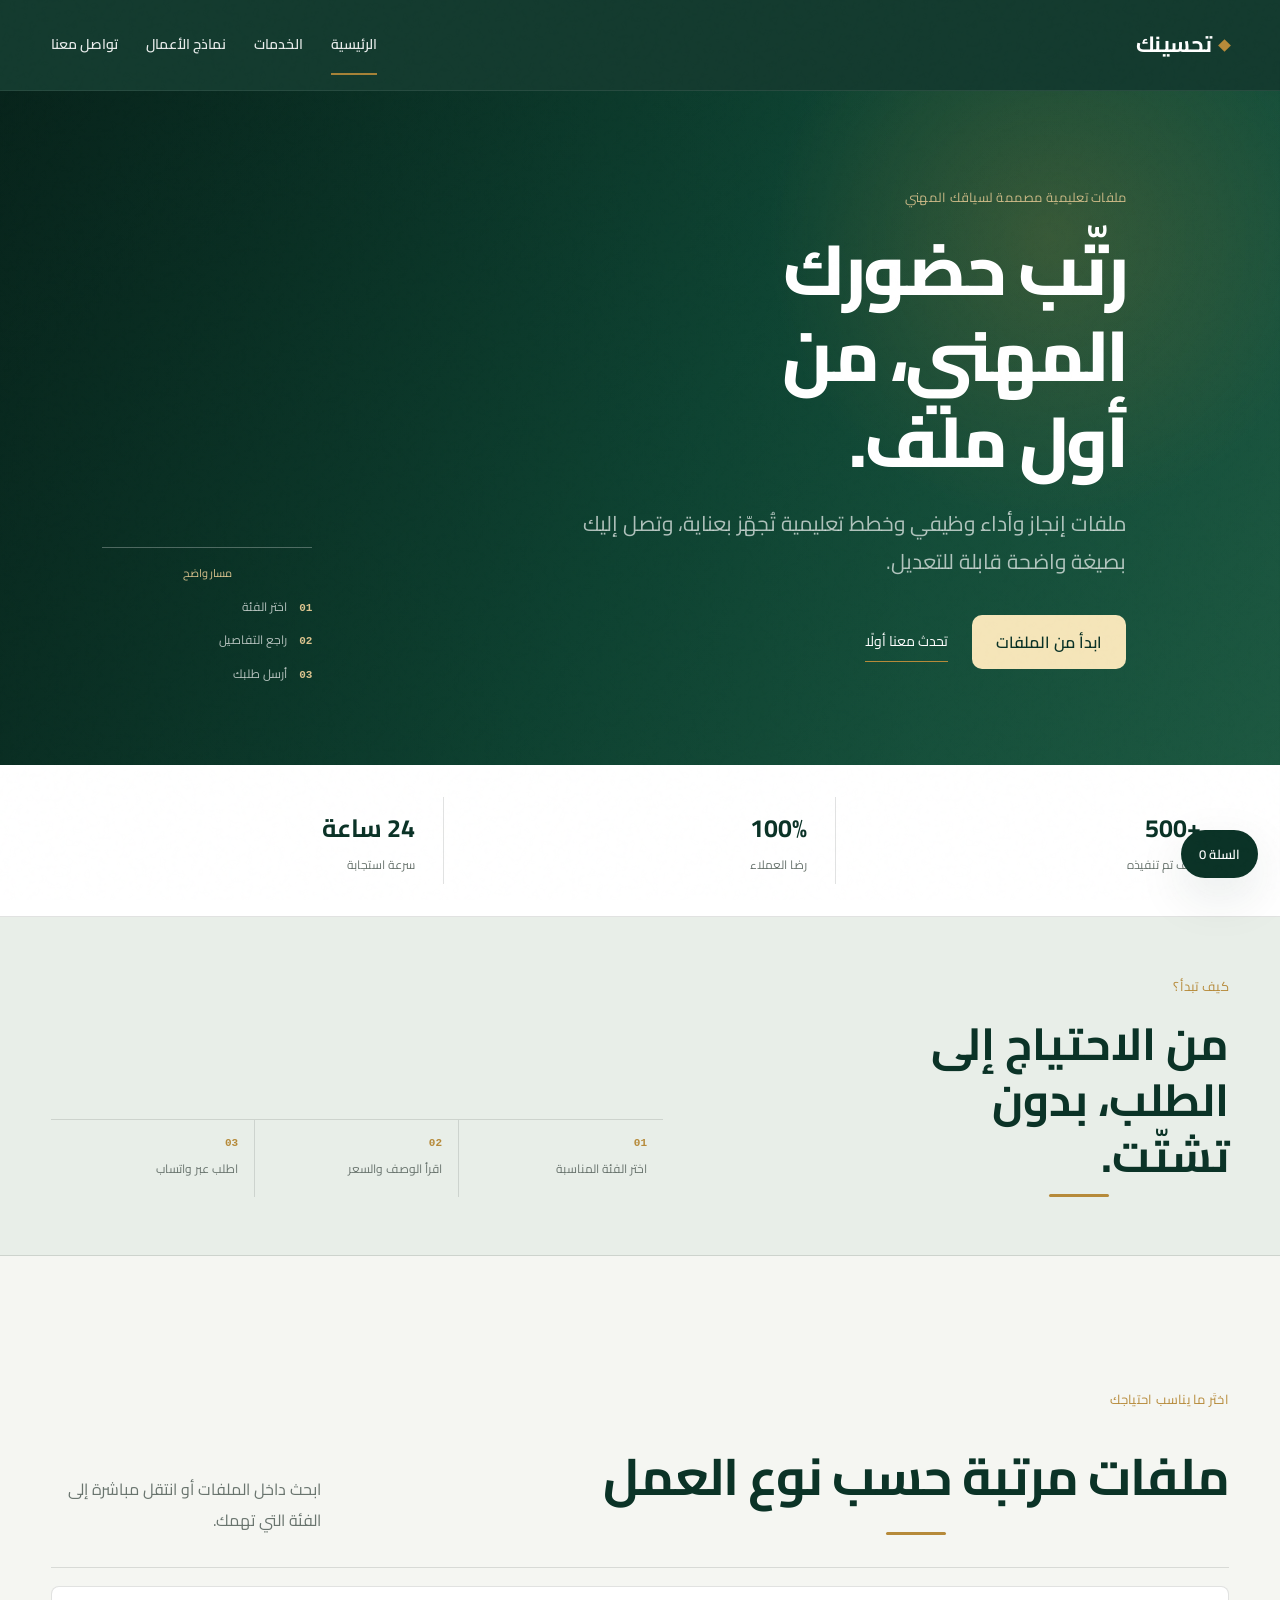
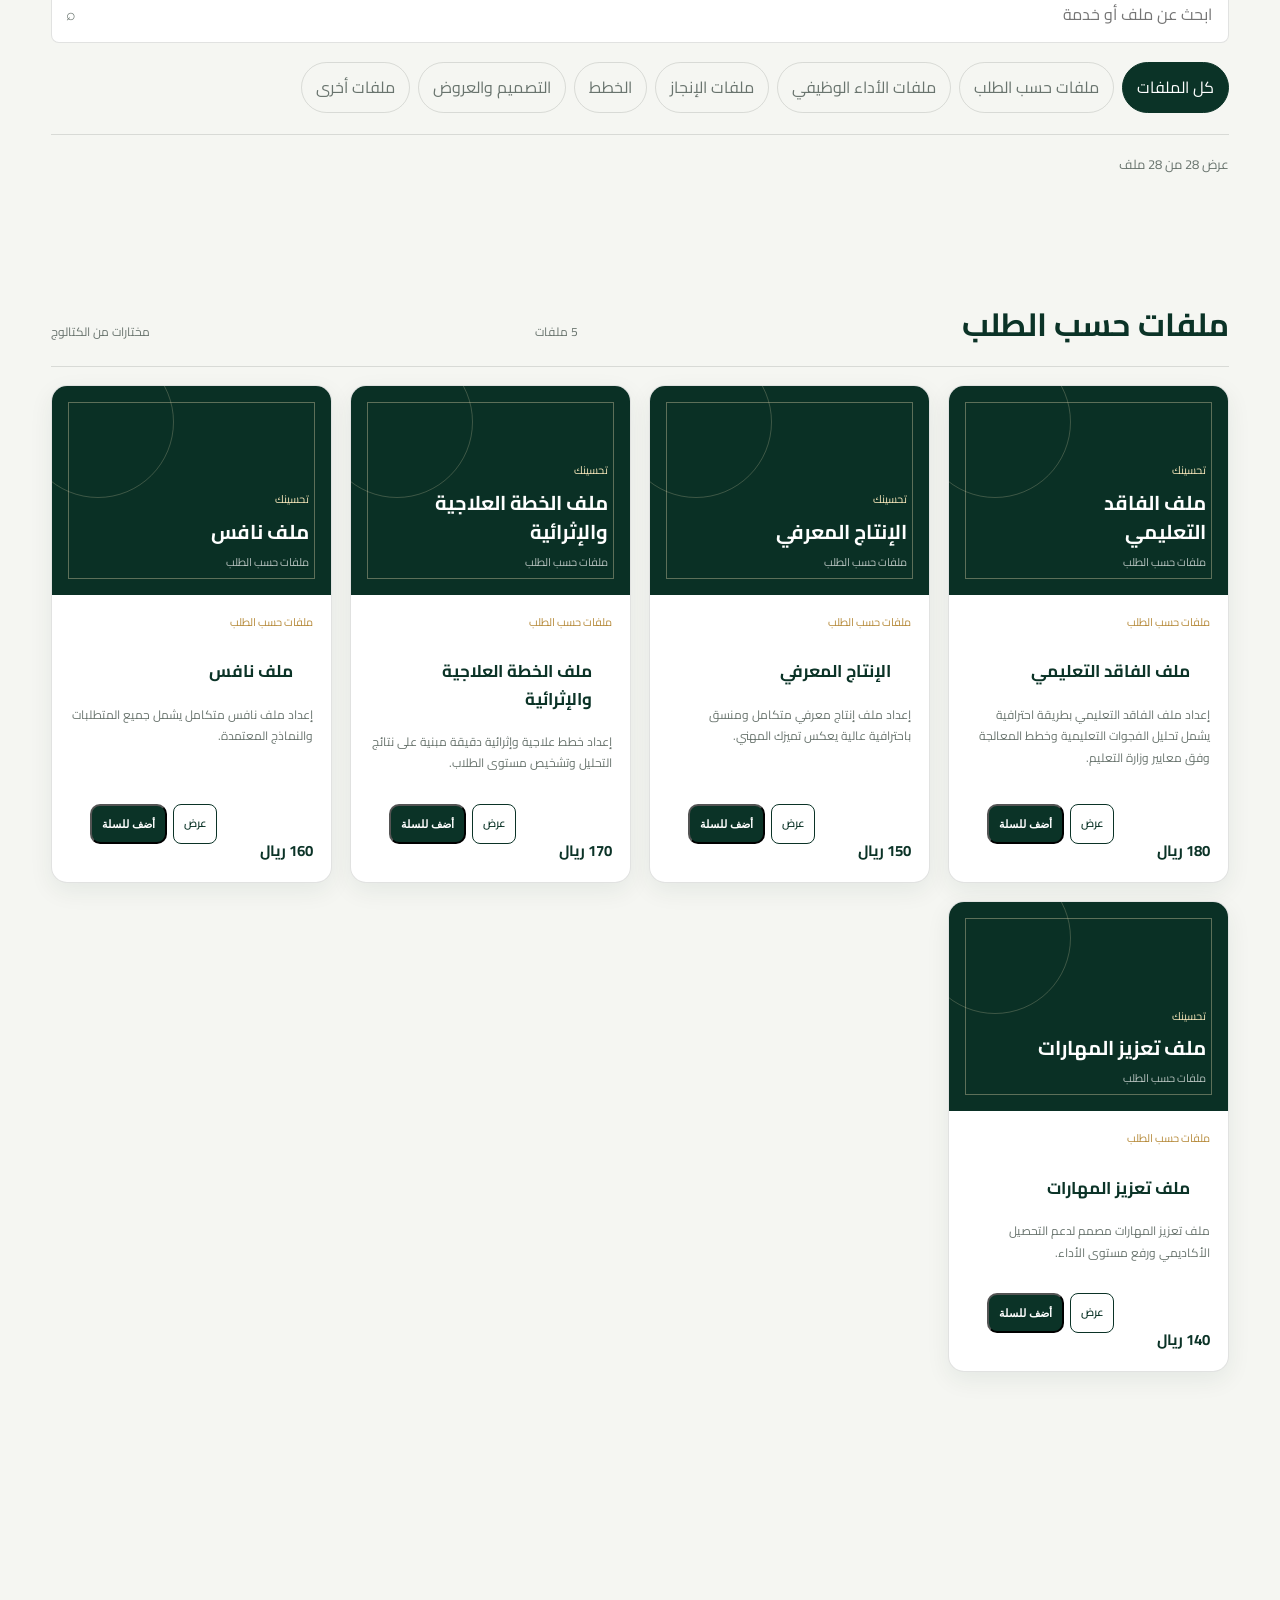
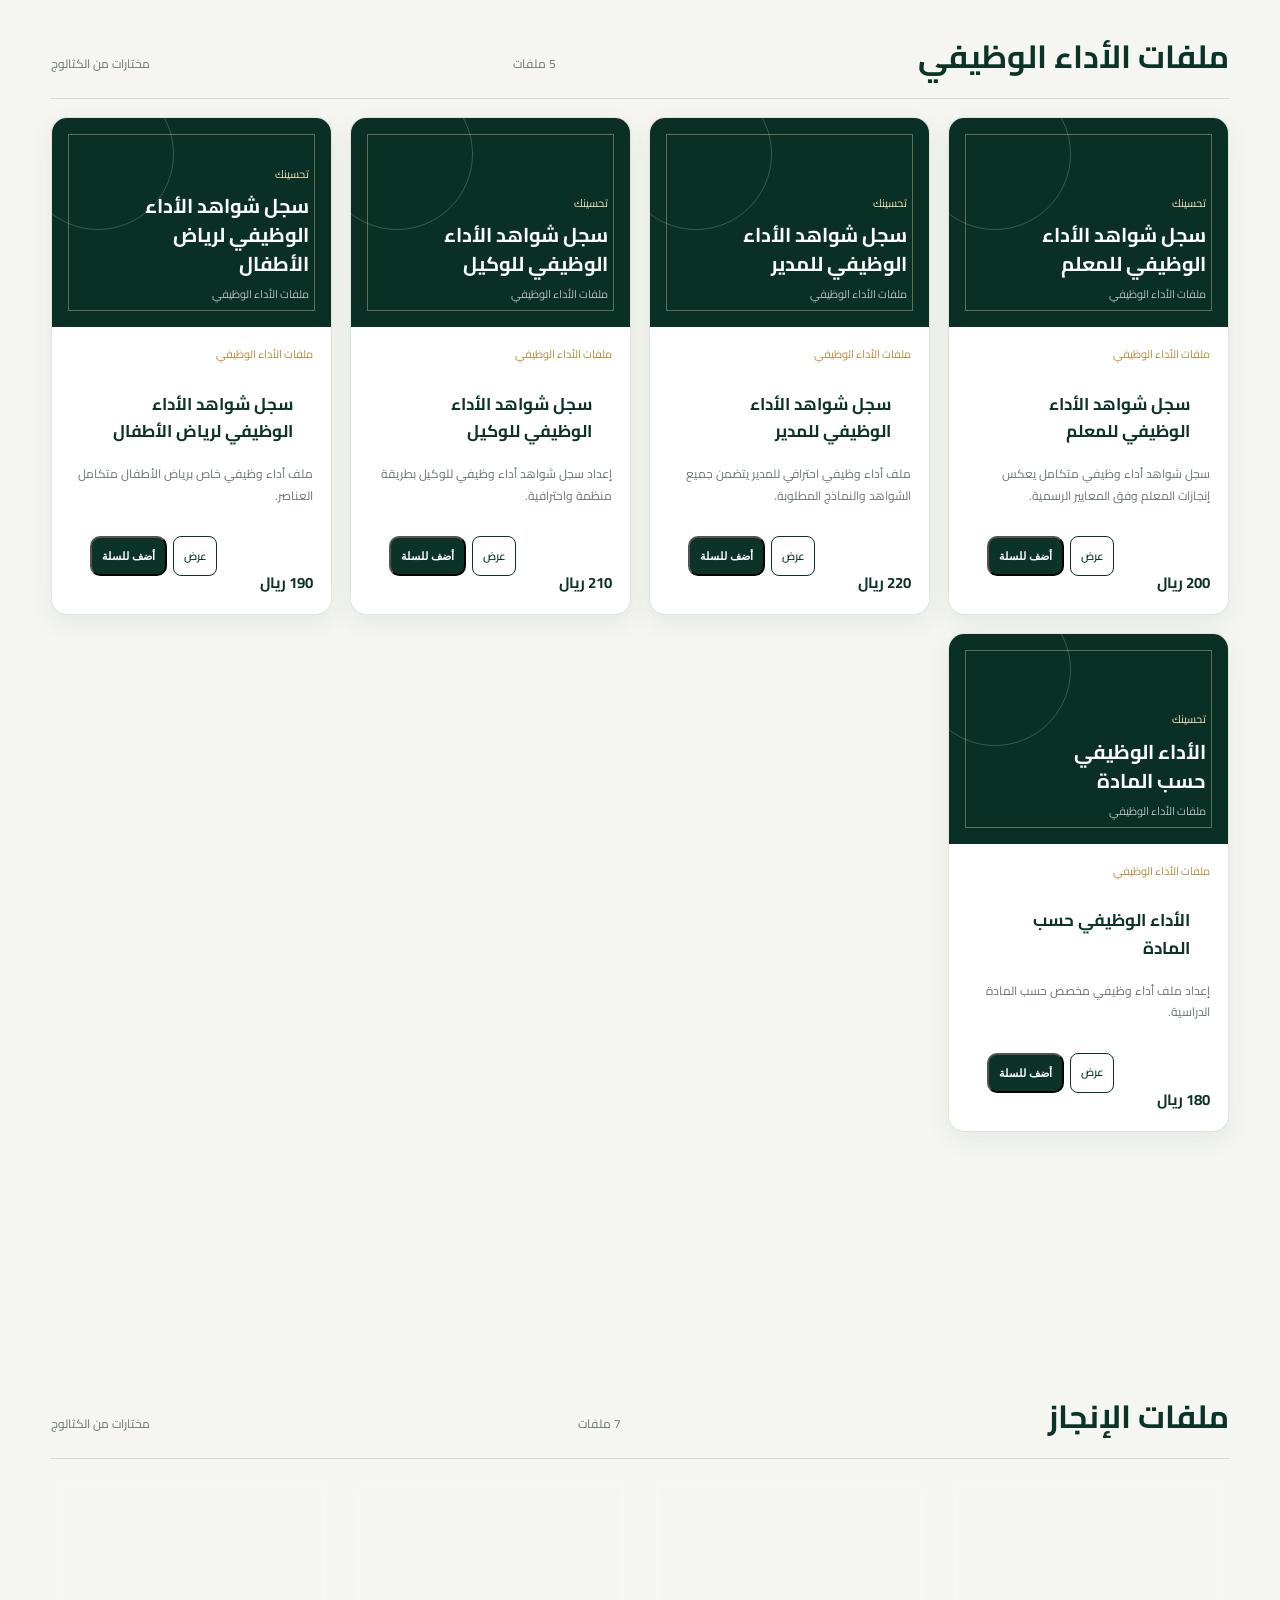
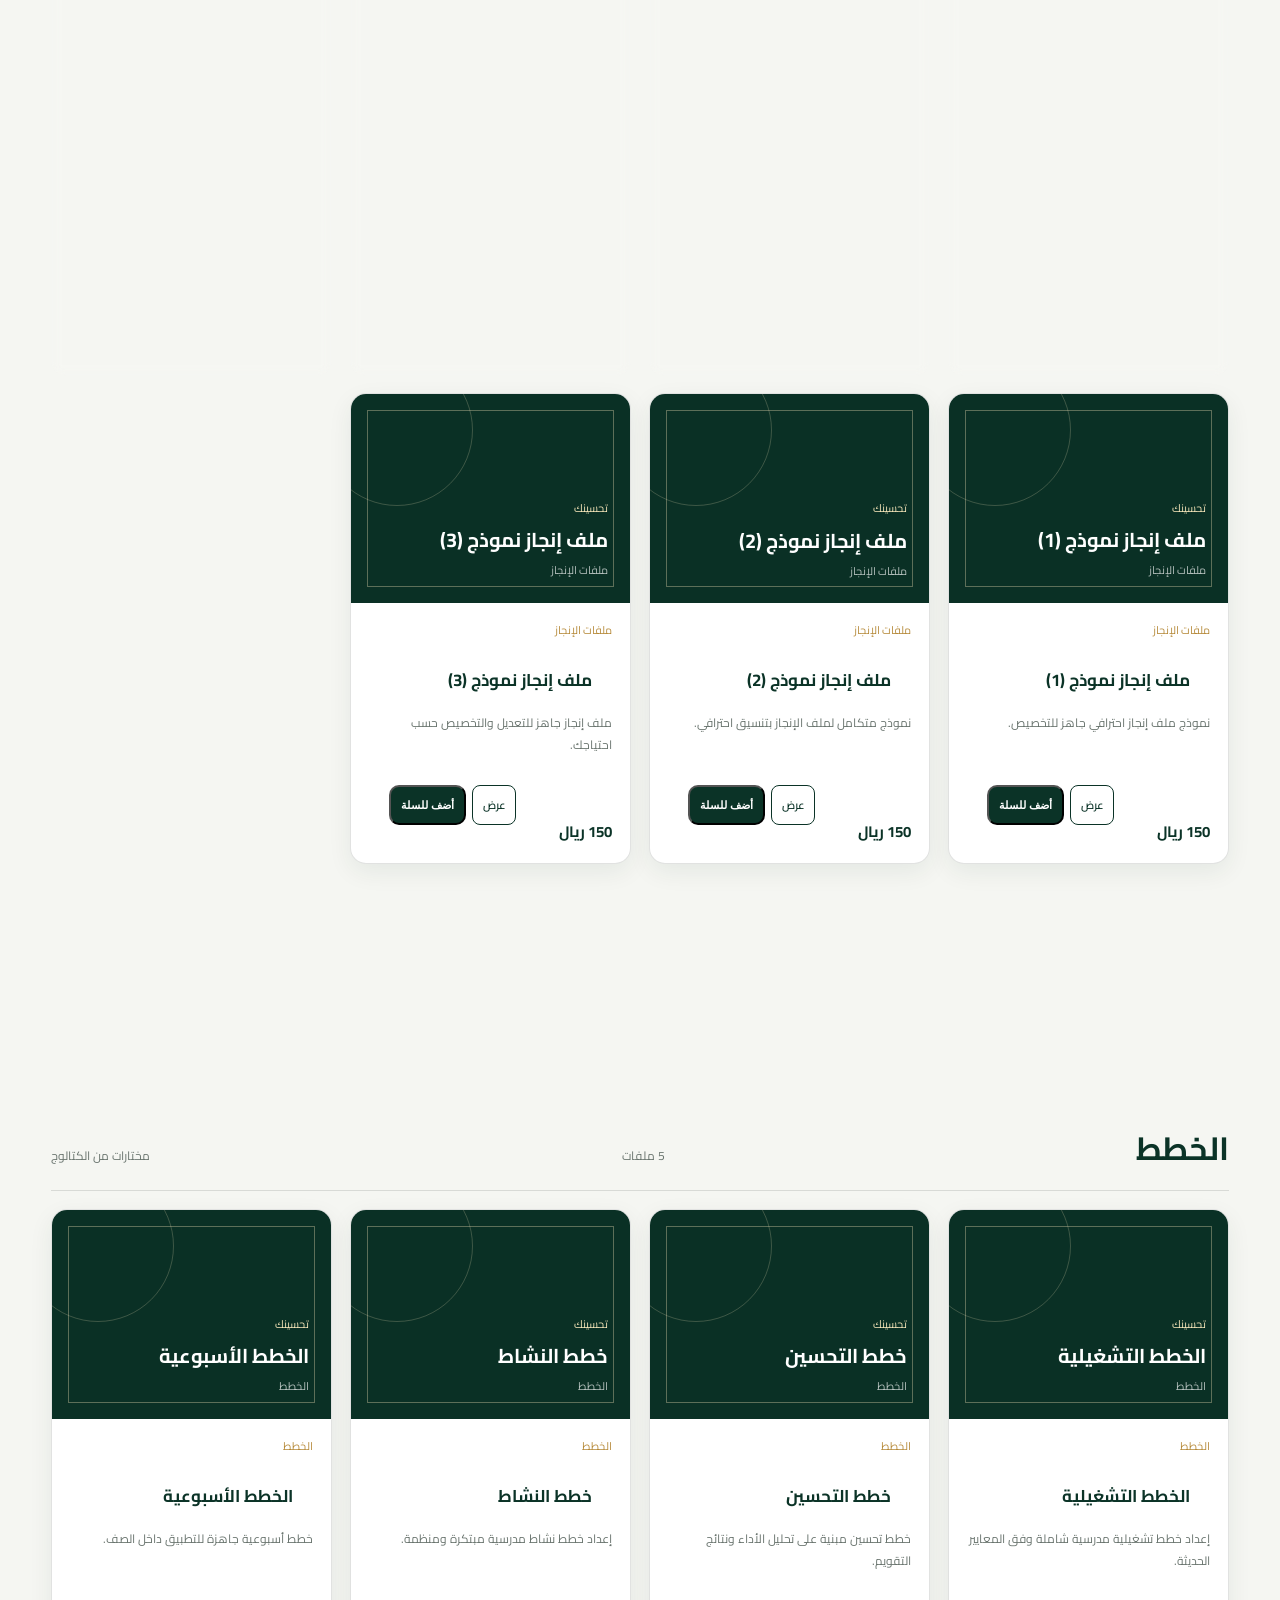
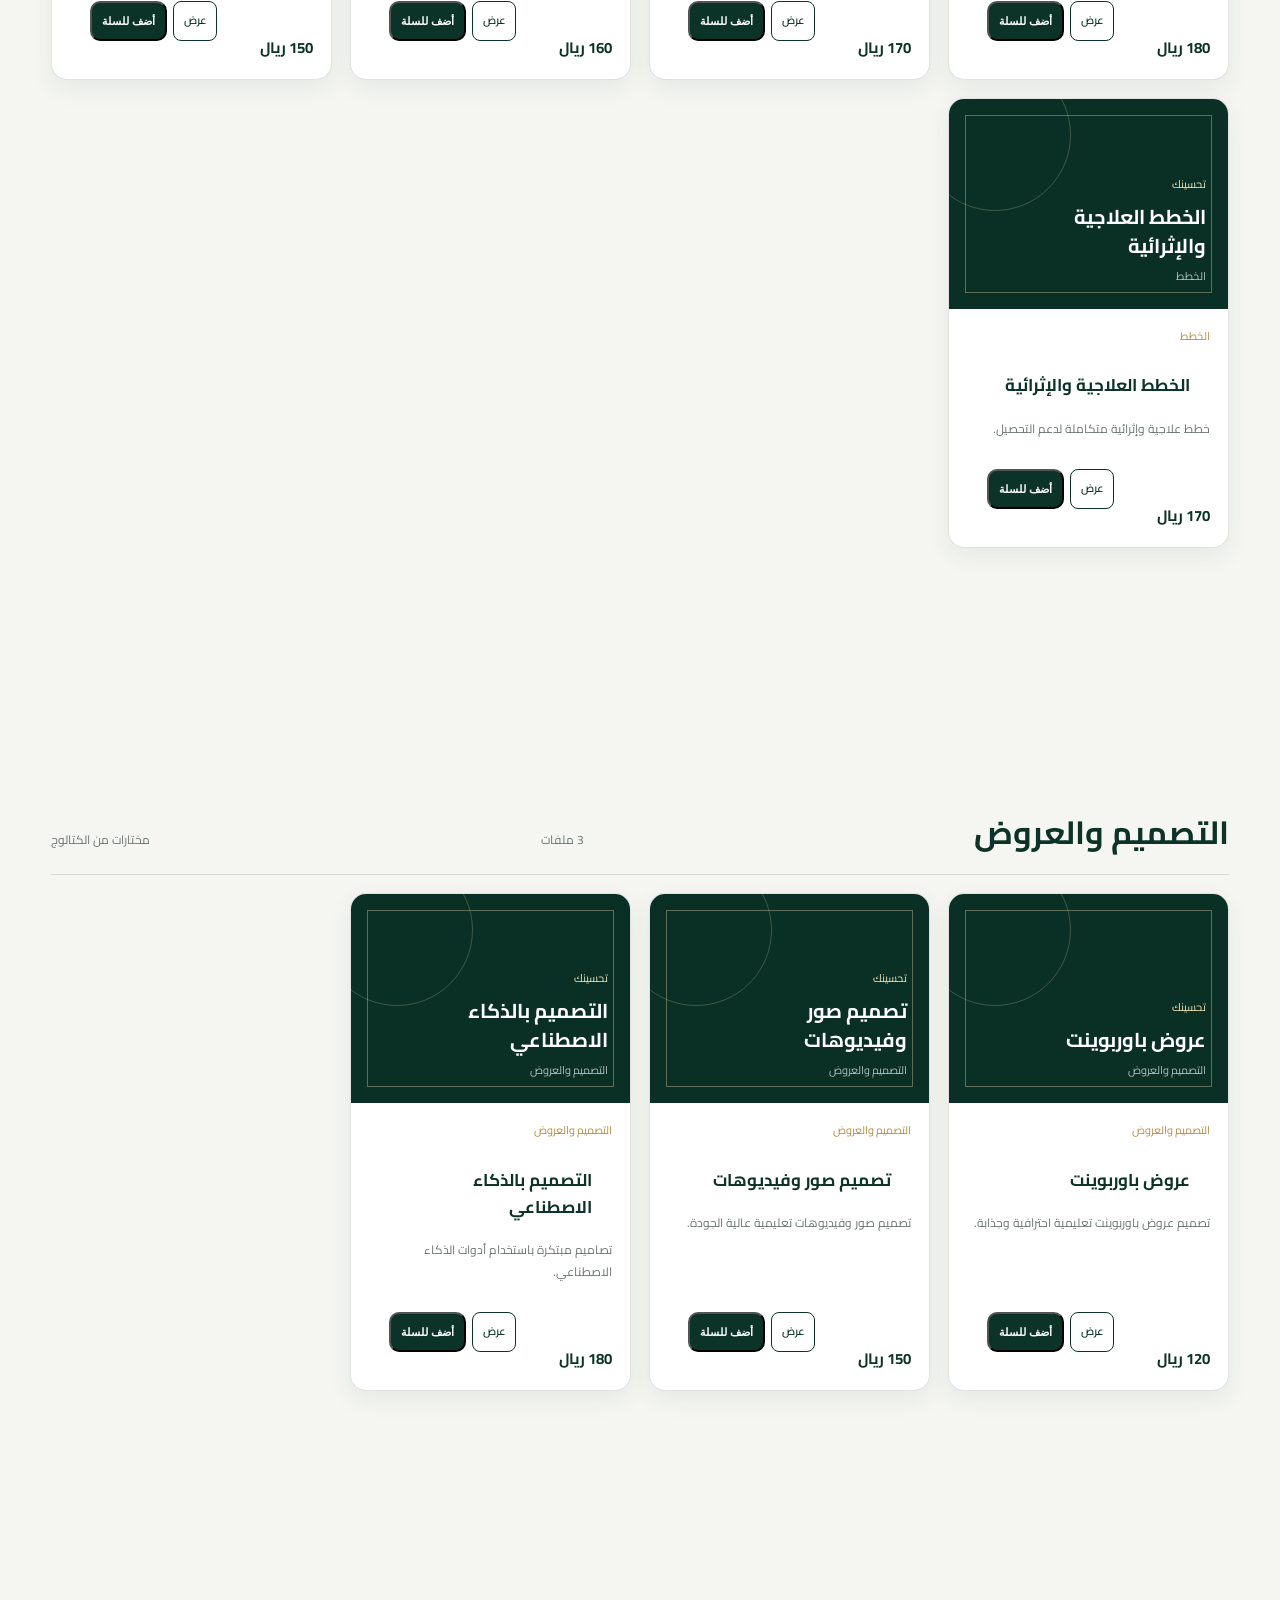
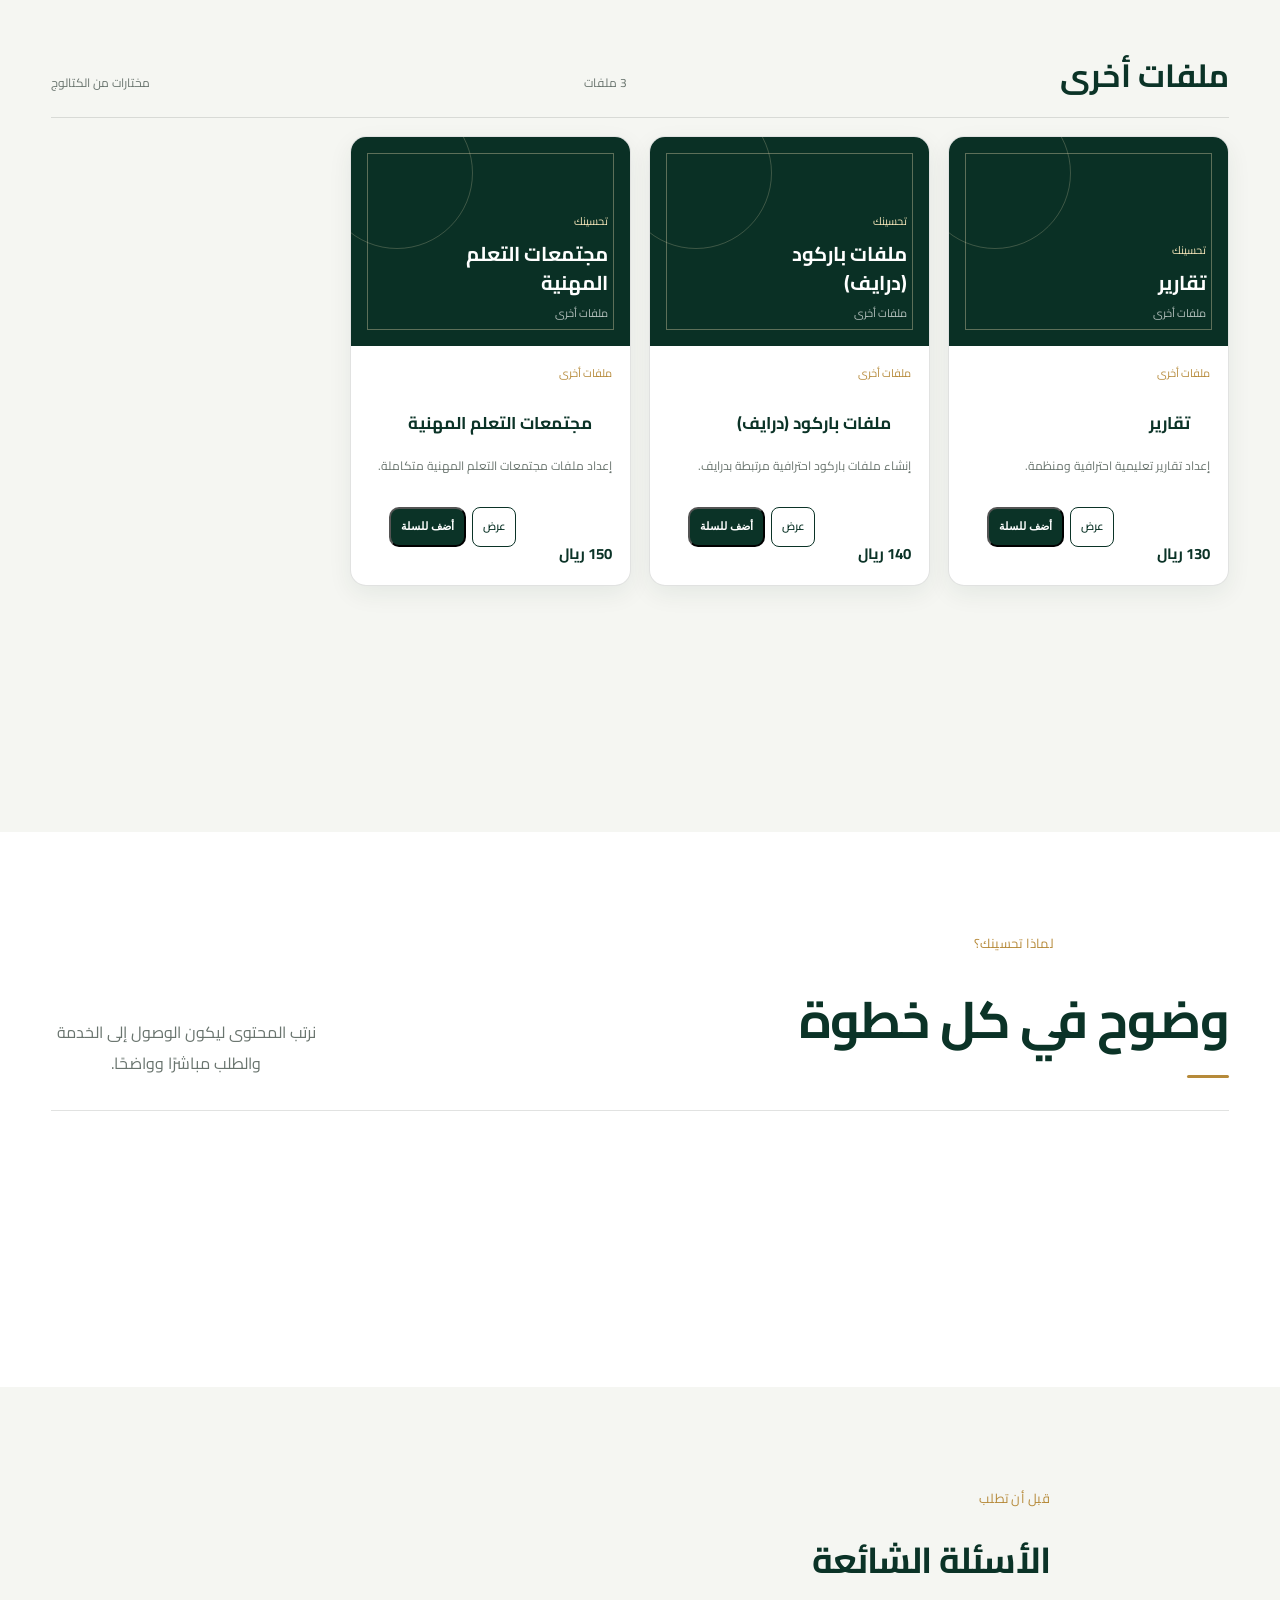
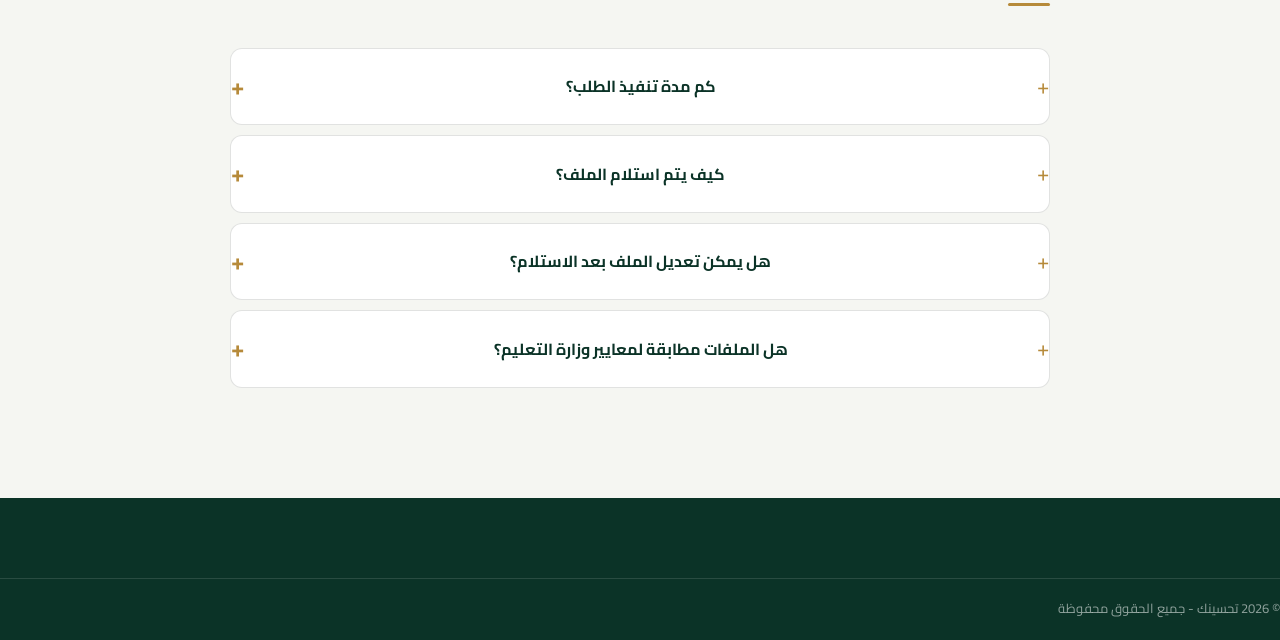
<file: index.html>
<!doctype html>
<html lang="ar" dir="rtl">
<head>
  <meta charset="utf-8">
  <meta name="viewport" content="width=device-width, initial-scale=1">
  <title>تحسينك | ملفات إنجاز وأداء وظيفي للمعلمين في السعودية</title>
  <meta name="description" content="تحسينك يقدم ملفات إنجاز وأداء وظيفي وخدمات تعليمية منظمة للمعلمين والمعلمات في السعودية، مع طلب مباشر عبر واتساب.">
  <meta name="theme-color" content="#0b3327">
  <meta property="og:title" content="تحسينك | خدمات وملفات تعليمية للمعلمين">
  <meta property="og:description" content="ملفات إنجاز وأداء وظيفي وخطط تعليمية منظمة، جاهزة للتخصيص والطلب المباشر.">
  <meta property="og:type" content="website">
  <link rel="canonical" href="https://thseenk100-del.github.io/T/">
  <link rel="icon" href="favicon.svg" type="image/svg+xml">
  <link href="https://fonts.googleapis.com/css2?family=Cairo:wght@400;500;600;700&display=swap" rel="stylesheet">
  <link rel="stylesheet" href="css/styles.css">
</head>
<body>
  <header class="navbar">
    <div class="container nav-container">
      <a class="logo" href="index.html" aria-label="العودة إلى الرئيسية"><span>تحسينك</span></a>
      <button class="menu-toggle" id="menuToggle" aria-label="فتح القائمة" aria-expanded="false" type="button">القائمة</button>
      <nav class="nav-links" id="siteNav" aria-label="التنقل الرئيسي">
        <a href="#top" aria-current="page">الرئيسية</a>
        <a href="#services">الخدمات</a>
        <a href="products.html">نماذج الأعمال</a>
        <a href="contact.html">تواصل معنا</a>
      </nav>
    </div>
  </header>

  <main id="top">
    <section class="hero hero-home" aria-labelledby="heroTitle">
      <div class="overlay" aria-hidden="true"></div>
      <div class="hero-content">
        <p class="eyebrow">ملفات تعليمية مصممة لسياقك المهني</p>
        <h1 id="heroTitle">رتّب حضورك المهني، من أول ملف.</h1>
        <p>ملفات إنجاز وأداء وظيفي وخطط تعليمية تُجهّز بعناية، وتصل إليك بصيغة واضحة قابلة للتعديل.</p>
        <div class="hero-actions">
          <a class="btn-primary" href="#services">ابدأ من الملفات</a>
          <a class="text-link" href="https://wa.me/966551961517?text=السلام عليكم، أحتاج مساعدة في اختيار الخدمة المناسبة" target="_blank" rel="noreferrer">تحدث معنا أولًا</a>
        </div>
      </div>
      <aside class="hero-index" aria-label="طريقة البدء"><span class="hero-index-kicker">مسار واضح</span><ol><li><b>01</b><span>اختر الفئة</span></li><li><b>02</b><span>راجع التفاصيل</span></li><li><b>03</b><span>أرسل طلبك</span></li></ol></aside>
    </section>

    <section class="trust-strip" aria-label="مؤشرات تحسينك">
      <div class="container trust-grid">
        <div><strong>+500</strong><span>ملف تم تنفيذه</span></div>
        <div><strong>100%</strong><span>رضا العملاء</span></div>
        <div><strong>24 ساعة</strong><span>سرعة استجابة</span></div>
      </div>
    </section>

    <section class="decision-strip" aria-labelledby="decisionTitle"><div class="container"><div><p class="eyebrow eyebrow-dark">كيف تبدأ؟</p><h2 id="decisionTitle">من الاحتياج إلى الطلب، بدون تشتّت.</h2></div><div class="decision-steps"><span><b>01</b> اختر الفئة المناسبة</span><span><b>02</b> اقرأ الوصف والسعر</span><span><b>03</b> اطلب عبر واتساب</span></div></div></section>

    <section id="services" class="services-section" aria-labelledby="servicesTitle">
      <div class="container">
        <div class="section-heading">
          <div><p class="eyebrow eyebrow-dark">اختَر ما يناسب احتياجك</p><h2 id="servicesTitle">ملفات مرتبة حسب نوع العمل</h2></div>
          <p>ابحث داخل الملفات أو انتقل مباشرة إلى الفئة التي تهمك.</p>
        </div>
        <div class="discovery-bar" role="search">
          <label class="search-field"><span class="sr-only">البحث في الملفات</span><input id="productSearch" type="search" placeholder="ابحث عن ملف أو خدمة" autocomplete="off"><span aria-hidden="true">⌕</span></label>
          <div id="categoryFilters" class="category-filters" aria-label="تصفية الفئات"></div>
        </div>
        <p id="resultsStatus" class="results-status" aria-live="polite"></p>
        <div id="categoriesContainer" class="catalog"></div>
        <div id="emptyState" class="empty-state" hidden><strong>لم نجد ملفًا مطابقًا</strong><span>جرّب كلمة أخرى أو أعد عرض جميع الفئات.</span></div>
      </div>
    </section>

    <section class="why-us" aria-labelledby="whyTitle">
      <div class="container">
        <div class="section-heading"><div><p class="eyebrow eyebrow-dark">لماذا تحسينك؟</p><h2 id="whyTitle">وضوح في كل خطوة</h2></div><p>نرتب المحتوى ليكون الوصول إلى الخدمة والطلب مباشرًا وواضحًا.</p></div>
        <div class="why-grid">
          <article class="why-item reveal"><div class="why-icon" aria-hidden="true"></div><h3>مطابقة للمعايير الرسمية</h3><p>جميع الملفات معدة وفق متطلبات وزارة التعليم وأحدث النماذج المعتمدة.</p></article>
          <article class="why-item reveal"><div class="why-icon" aria-hidden="true"></div><h3>تنفيذ سريع</h3><p>نلتزم بسرعة الإنجاز مع الحفاظ على أعلى مستوى من الجودة.</p></article>
          <article class="why-item reveal"><div class="why-icon" aria-hidden="true"></div><h3>سرية تامة</h3><p>نحافظ على خصوصية جميع بيانات العملاء باحترافية كاملة.</p></article>
        </div>
      </div>
    </section>

    <section class="faq-section" aria-labelledby="faqTitle">
      <div class="faq-container"><p class="eyebrow eyebrow-dark">قبل أن تطلب</p><h2 id="faqTitle" class="faq-title">الأسئلة الشائعة</h2>
        <div class="faq-item"><button class="faq-question" type="button" aria-expanded="false">كم مدة تنفيذ الطلب؟<span aria-hidden="true">+</span></button><div class="faq-answer" hidden>يتم تنفيذ الطلب خلال 24 – 48 ساعة حسب نوع الخدمة.</div></div>
        <div class="faq-item"><button class="faq-question" type="button" aria-expanded="false">كيف يتم استلام الملف؟<span aria-hidden="true">+</span></button><div class="faq-answer" hidden>يتم إرسال الملف عبر الواتساب أو رابط Google Drive حسب تفضيلك.</div></div>
        <div class="faq-item"><button class="faq-question" type="button" aria-expanded="false">هل يمكن تعديل الملف بعد الاستلام؟<span aria-hidden="true">+</span></button><div class="faq-answer" hidden>نعم، نوفر تعديلات بسيطة مجانية لضمان رضاك الكامل.</div></div>
        <div class="faq-item"><button class="faq-question" type="button" aria-expanded="false">هل الملفات مطابقة لمعايير وزارة التعليم؟<span aria-hidden="true">+</span></button><div class="faq-answer" hidden>جميع الملفات يتم إعدادها وفق المعايير الرسمية المعتمدة.</div></div>
      </div>
    </section>
  </main>

  <footer class="footer"><div class="copyright">© 2026 تحسينك - جميع الحقوق محفوظة</div></footer>

  <button class="cart-box" id="cartToggle" type="button" aria-label="فتح سلة المشتريات" aria-expanded="false">السلة <span id="cartCount">0</span></button>
  <aside class="cart-panel" id="cartPanel" aria-label="سلة المشتريات" aria-hidden="true"><button class="cart-close" id="cartClose" type="button" aria-label="إغلاق السلة">×</button><h2>سلة المشتريات</h2><div id="cartItems"></div><hr><p><strong>الإجمالي: <span id="cartTotal">0</span> ريال</strong></p><button id="sendOrder" type="button">إرسال الطلب عبر واتساب</button></aside>
  <div class="floating-buttons"><a href="https://t.me/Tahsenk" target="_blank" rel="noreferrer" class="float-btn telegram" aria-label="تواصل عبر تيليجرام"><svg viewBox="0 0 24 24" width="22" aria-hidden="true"><path fill="currentColor" d="m21.8 3.1-3 16.8c-.2 1.2-.9 1.5-1.9.9l-5.2-3.8-2.5 2.4c-.3.3-.5.5-1 .5l.4-5.3 9.6-8.7c.4-.4-.1-.6-.6-.2L6.8 13.2l-5.1-1.6c-1.1-.4-1.1-1.1.2-1.6L21.1 2c1-.4 1.9.2.7 1.1Z"/></svg></a><a href="https://wa.me/966551961517" target="_blank" rel="noreferrer" class="float-btn whatsapp" aria-label="تواصل عبر واتساب"><svg viewBox="0 0 24 24" width="22" aria-hidden="true"><path fill="currentColor" d="M20.5 3.5A11.7 11.7 0 0 0 12.1 0C5.5 0 .1 5.4.1 12c0 2.1.5 4.1 1.6 5.9L0 24l6.3-1.6a12 12 0 0 0 5.8 1.5h.1C18.7 23.9 24 18.6 24 12c0-3.2-1.2-6.2-3.5-8.5Z"/></svg></a></div>
  <script src="js/main.js"></script>
  <script>
  (()=>{const state={products:{},category:'all',query:''};const $=s=>document.querySelector(s);const search=$('#productSearch'),filters=$('#categoryFilters'),catalog=$('#categoriesContainer'),empty=$('#emptyState'),status=$('#resultsStatus');let cart=JSON.parse(localStorage.getItem('cart')||'[]');
  const imageFor=p=>Array.isArray(p.media)&&p.media[0]?p.media[0]:'images/product-placeholder.svg';
  function render(){const entries=Object.entries(state.products).map(([id,p])=>({id,...p})).filter(p=>(state.category==='all'||p.category===state.category)&&(!state.query||`${p.name} ${p.description}`.includes(state.query)));const groups={};entries.forEach(p=>(groups[p.category]??=[]).push(p));catalog.innerHTML=Object.entries(groups).map(([cat,items])=>`<section class="catalog-group" data-category="${cat}"><div class="category-title"><h3>${cat}</h3><span>${items.length} ملفات</span></div><div class="product-grid">${items.map(p=>`<article class="product-card">${Array.isArray(p.media)&&p.media[0]?`<img class="product-thumb" src="${p.media[0]}" alt="${p.name}" loading="lazy">`:`<div class="product-cover" role="img" aria-label="معاينة نصية لـ ${p.name}"><span>تحسينك</span><strong>${p.name}</strong><small>${p.category}</small></div>`}<div class="product-card-body"><p class="product-card-category">${p.category}</p><h3>${p.name}</h3><p class="product-card-description">${p.description}</p><div class="product-card-footer"><strong>${p.price} ريال</strong><div class="product-actions"><a href="product.html?id=${p.id}" class="btn-outline">عرض</a><button class="btn-solid add-to-cart" type="button" data-id="${p.id}">أضف للسلة</button></div></div></div></article>`).join('')}</div></section>`).join('');empty.hidden=entries.length!==0;status.textContent=`عرض ${entries.length} من ${Object.keys(state.products).length} ملف`;catalog.querySelectorAll('img').forEach(img=>img.addEventListener('error',()=>{if(!img.dataset.fallback){img.dataset.fallback='1';img.src='images/product-placeholder.svg'}},{once:true}));catalog.querySelectorAll('.add-to-cart').forEach(btn=>btn.addEventListener('click',()=>{const p=state.products[btn.dataset.id];cart.push({id:btn.dataset.id,name:p.name,price:Number(p.price)});updateCart()}));}
  function updateFilters(){const cats=['all',...new Set(Object.values(state.products).map(p=>p.category))];filters.innerHTML=cats.map(c=>`<button type="button" class="category-chip ${state.category===c?'is-active':''}" data-category="${c}" aria-pressed="${state.category===c}">${c==='all'?'كل الملفات':c}</button>`).join('');filters.querySelectorAll('button').forEach(b=>b.addEventListener('click',()=>{state.category=b.dataset.category;updateFilters();render()}));}
  function updateCart(){localStorage.setItem('cart',JSON.stringify(cart));$('#cartCount').textContent=cart.length;$('#cartTotal').textContent=cart.reduce((sum,p)=>sum+Number(p.price||0),0);$('#cartItems').innerHTML=cart.length?cart.map((p,i)=>`<div class="cart-item"><span>${p.name}</span><strong>${p.price} ريال</strong><button type="button" data-remove="${i}" aria-label="حذف ${p.name}">×</button></div>`).join(''):'<p class="cart-empty">السلة فارغة حاليًا.</p>';document.querySelectorAll('[data-remove]').forEach(b=>b.addEventListener('click',()=>{cart.splice(Number(b.dataset.remove),1);updateCart()}));}
  function toggleCart(open){const panel=$('#cartPanel');const next=open??panel.getAttribute('aria-hidden')==='true';panel.setAttribute('aria-hidden',String(!next));panel.classList.toggle('is-open',next);$('#cartToggle').setAttribute('aria-expanded',String(next));if(next)$('#cartClose').focus();}
  search.addEventListener('input',e=>{state.query=e.target.value.trim();render()});$('#cartToggle').addEventListener('click',()=>toggleCart());$('#cartClose').addEventListener('click',()=>toggleCart(false));document.addEventListener('keydown',e=>{if(e.key==='Escape')toggleCart(false)});$('#sendOrder').addEventListener('click',()=>{if(!cart.length){alert('السلة فارغة');return}const text=cart.map(p=>`${p.name} - ${p.price} ريال`).join('%0A');window.open(`https://wa.me/966551961517?text=طلب جديد:%0A${text}`,'_blank')});fetch('data/products.json').then(r=>r.json()).then(data=>{state.products=data;updateFilters();render();updateCart()}).catch(()=>{status.textContent='تعذر تحميل الملفات حاليًا';});})();
  </script>
</body>
</html>
</file>
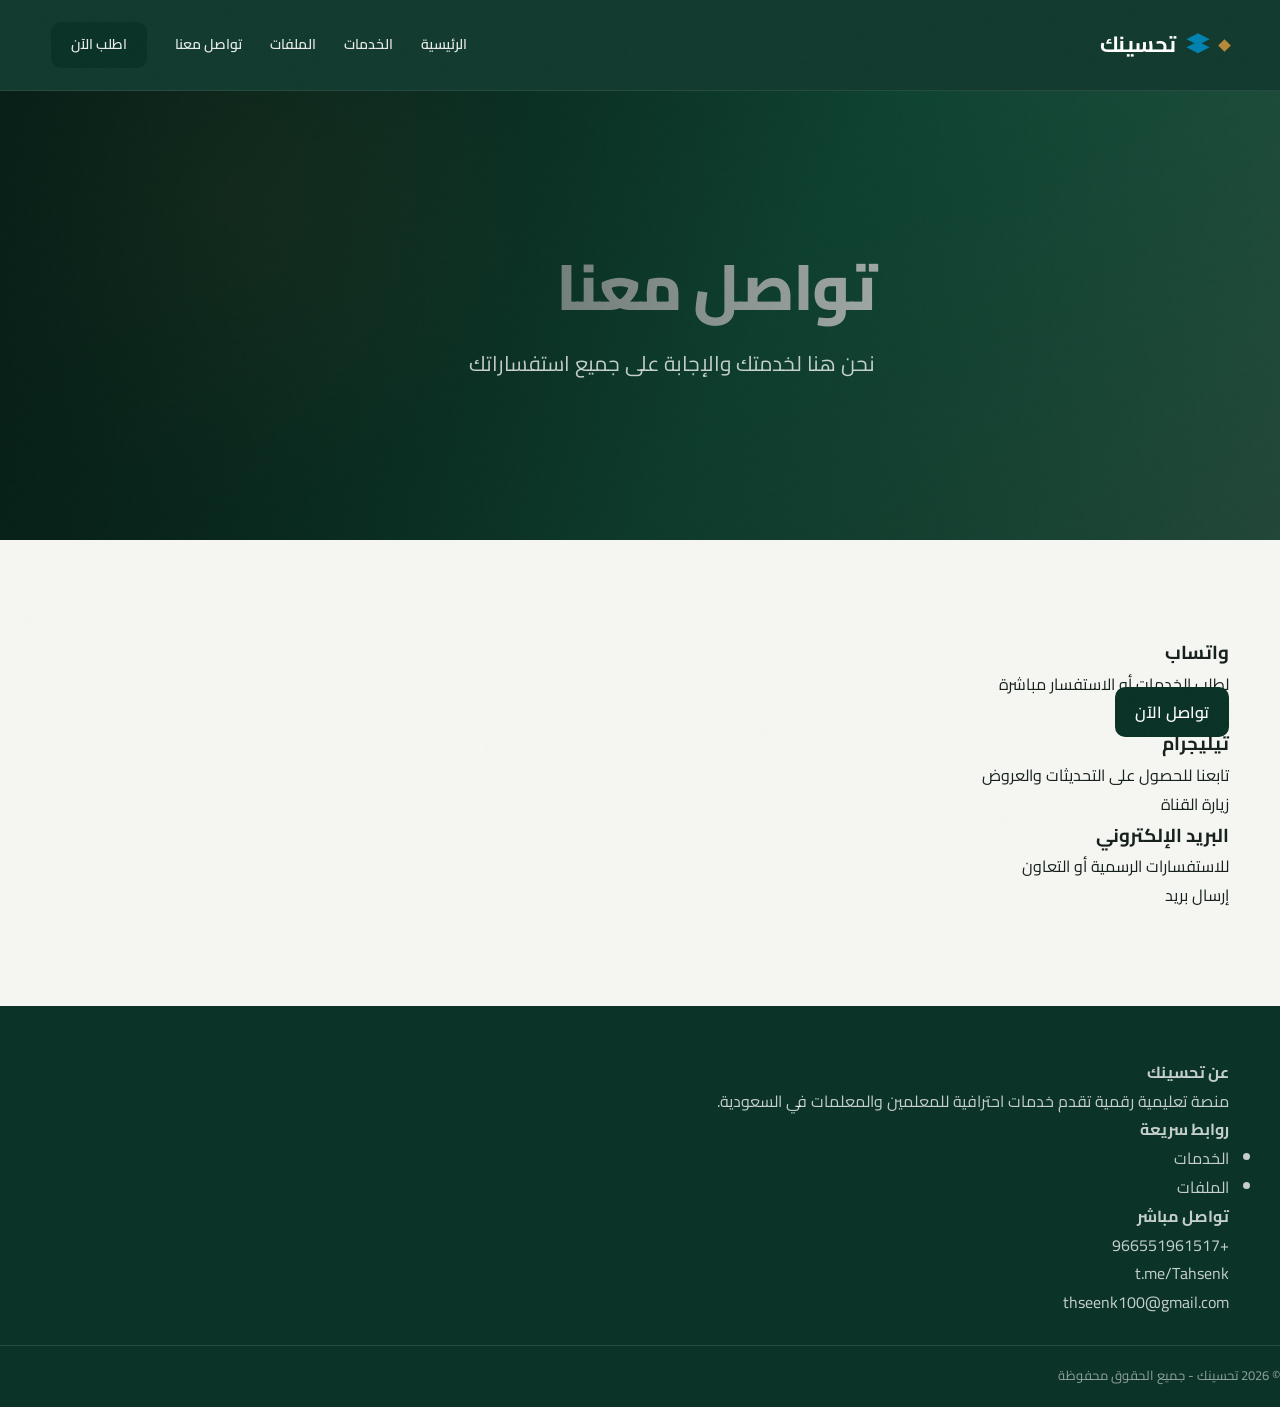
<file: contact.html>
<!DOCTYPE html>
<html lang="ar" dir="rtl">
<head>
<meta charset="UTF-8">
<meta name="viewport" content="width=device-width, initial-scale=1.0">
<title>تواصل معنا | تحسينك</title>

<link href="https://fonts.googleapis.com/css2?family=Cairo:wght@400;600;700&display=swap" rel="stylesheet">
<meta name="description" content="تواصل مع تحسينك لطلب الملفات والخدمات التعليمية أو الاستفسار عنها.">
<link rel="canonical" href="https://thseenk100-del.github.io/T/contact.html">
<meta property="og:title" content="تواصل معنا | تحسينك">
<meta property="og:description" content="تواصل مع تحسينك لطلب الملفات والخدمات التعليمية في السعودية.">
<meta property="og:type" content="website">
<meta property="og:url" content="https://thseenk100-del.github.io/T/contact.html">
<link rel="icon" href="favicon.svg" type="image/svg+xml">
<link rel="stylesheet" href="css/styles.css">
</head>
<body>

<header class="navbar">
  <div class="container nav-container">
    <div class="logo">
      <svg width="28" height="28" viewBox="0 0 24 24" fill="#0083B0">
        <path d="M12 2L2 7l10 5 10-5-10-5zm0 7L2 14l10 5 10-5-10-5z"/>
      </svg>
      <span>تحسينك</span>
    </div>

    <nav class="nav-links" id="siteNav">
      <a href="index.html">الرئيسية</a>
      <a href="services.html">الخدمات</a>
      <a href="products.html">الملفات</a>
      <a href="contact.html">تواصل معنا</a>
      <a class="btn-primary"
         href="https://wa.me/966551961517?text=أرغب%20في%20طلب%20خدمة%20من%20موقع%20تحسينك"
         target="_blank">
         اطلب الآن
      </a>
    </nav>

    <button class="menu-toggle" id="menuToggle" aria-label="فتح القائمة" aria-expanded="false" type="button">القائمة</button>
  </div>
</header>

<section class="hero hero-short">
  <div class="overlay"></div>
  <div class="hero-content">
    <h1>تواصل معنا</h1>
    <p>نحن هنا لخدمتك والإجابة على جميع استفساراتك</p>
  </div>
</section>

<section>
  <div class="container contact-grid">

    <div class="contact-card">
      <h3>واتساب</h3>
      <p>لطلب الخدمات أو الاستفسار مباشرة</p>
      <a class="btn-primary"
         href="https://wa.me/966551961517?text=أرغب%20في%20التواصل%20مع%20موقع%20تحسينك"
         target="_blank">
         تواصل الآن
      </a>
    </div>

    <div class="contact-card">
      <h3>تيليجرام</h3>
      <p>تابعنا للحصول على التحديثات والعروض</p>
      <a class="btn-secondary"
         href="https://t.me/Tahsenk"
         target="_blank">
         زيارة القناة
      </a>
    </div>

    <div class="contact-card">
      <h3>البريد الإلكتروني</h3>
      <p>للاستفسارات الرسمية أو التعاون</p>
      <a class="btn-secondary"
         href="mailto:thseenk100@gmail.com">
         إرسال بريد
      </a>
    </div>

  </div>
</section>

<footer class="footer">
  <div class="container footer-grid">
    <div>
      <h4>عن تحسينك</h4>
      <p>منصة تعليمية رقمية تقدم خدمات احترافية للمعلمين والمعلمات في السعودية.</p>
    </div>

    <div>
      <h4>روابط سريعة</h4>
      <ul>
        <li><a href="services.html">الخدمات</a></li>
        <li><a href="products.html">الملفات</a></li>
      </ul>
    </div>

    <div>
      <h4>تواصل مباشر</h4>
      <p>+966551961517</p>
      <p>t.me/Tahsenk</p>
      <p>thseenk100@gmail.com</p>
    </div>
  </div>

  <div class="copyright">
    © 2026 تحسينك - جميع الحقوق محفوظة
  </div>
</footer>

<script src="js/main.js"></script>
</body>
</html>
</file>
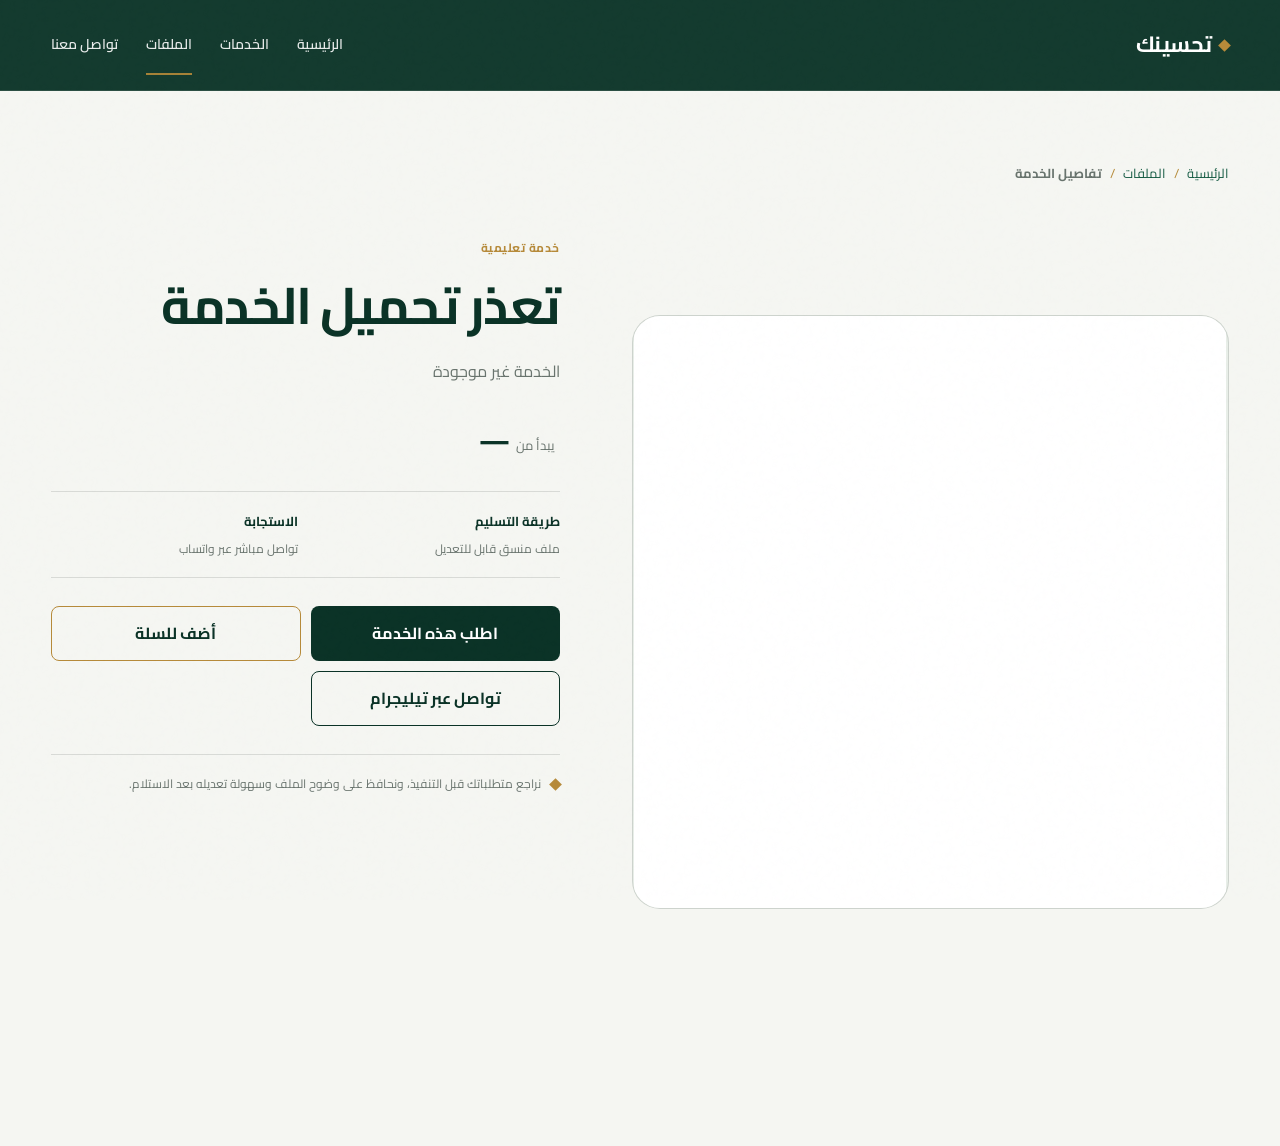
<file: product.html>
<!DOCTYPE html>
<html lang="ar" dir="rtl">
<head>
<meta charset="UTF-8">
<meta name="viewport" content="width=device-width, initial-scale=1.0">
<title>تفاصيل الخدمة | تحسينك</title>
<meta name="description" content="تفاصيل الخدمة والملف التعليمي من تحسينك، مع الصور والوصف وطريقة الطلب.">
<link id="canonicalLink" rel="canonical" href="https://thseenk100-del.github.io/T/product.html">
<meta property="og:title" content="تفاصيل الخدمة | تحسينك">
<meta property="og:description" content="تفاصيل الخدمة والملف التعليمي من تحسينك مع السعر وطريقة الطلب.">
<meta property="og:type" content="product">
<meta name="theme-color" content="#0b3327">
<link rel="icon" href="favicon.svg" type="image/svg+xml">
<link href="https://fonts.googleapis.com/css2?family=Cairo:wght@400;500;600;700&display=swap" rel="stylesheet">
<link rel="stylesheet" href="css/styles.css">
<style>
.product-page{padding:72px 0 120px;background:var(--bg);}
.product-breadcrumb{width:min(92%,1200px);margin:0 auto 34px;color:var(--muted);font-size:13px;}
.product-breadcrumb a{color:var(--primary-2);}.product-breadcrumb span{padding:0 8px;color:var(--accent);}
.product-layout{width:min(92%,1200px);margin:auto;display:grid;grid-template-columns:minmax(0,1.08fr) minmax(320px,.92fr);gap:72px;align-items:start;}
.product-visual{position:sticky;top:120px;}
.main-image{width:100%;height:min(66vh,620px);object-fit:contain;background:var(--surface-2);border:1px solid var(--line);border-radius:var(--radius-lg);box-shadow:none;cursor:zoom-in;}
.thumb-gallery{display:grid;grid-template-columns:repeat(6,1fr);gap:8px;margin-top:12px;overflow:visible;}
.thumb-gallery img{width:100%;height:72px;object-fit:cover;border:1px solid transparent;border-radius:var(--radius-sm);opacity:.62;cursor:pointer;transition:opacity .25s ease,border-color .25s ease,transform .25s ease;}
.thumb-gallery img:hover,.thumb-gallery img.active{opacity:1;border-color:var(--accent);transform:translateY(-2px);}
.product-copy{padding-top:18px;}.product-kicker{font-size:12px;color:var(--accent);font-weight:700;letter-spacing:.04em;margin-bottom:14px;}.product-title{font-size:clamp(30px,4vw,52px);line-height:1.25;letter-spacing:-1.5px;color:var(--primary);margin-bottom:18px;}.product-description{color:var(--muted);font-size:16px;line-height:2;max-width:52ch;margin-bottom:28px;}.product-price{font-size:28px;color:var(--primary);font-weight:700;margin-bottom:26px;}.product-price small{font-size:13px;color:var(--muted);font-weight:400;margin-right:6px;}.product-meta{display:grid;grid-template-columns:1fr 1fr;border-top:1px solid var(--line);border-bottom:1px solid var(--line);margin:26px 0;padding:18px 0;gap:16px;}.product-meta div{display:grid;gap:4px;}.product-meta strong{font-size:13px;color:var(--primary);}.product-meta span{font-size:12px;color:var(--muted);}.actions{display:grid;grid-template-columns:1fr 1fr;gap:10px;margin-top:28px;}.actions a{display:grid;place-items:center;min-height:48px;padding:12px 14px;border-radius:var(--radius-sm);font-weight:700;text-align:center;}.whatsapp-btn{background:var(--primary);color:#fff;}.telegram-btn{border:1px solid var(--primary);color:var(--primary);}.actions a:hover{transform:translateY(-2px);}.trust-note{display:flex;gap:10px;align-items:start;border-top:1px solid var(--line);margin-top:28px;padding-top:18px;color:var(--muted);font-size:12px;line-height:1.8;}.trust-mark{width:9px;height:9px;flex:0 0 9px;background:var(--accent);transform:rotate(45deg);margin-top:7px;}.lightbox{position:fixed;inset:0;background:rgba(7,28,21,.94);display:none;align-items:center;justify-content:center;z-index:2000;padding:24px;}.lightbox img{max-width:min(92vw,1000px);max-height:86vh;border-radius:var(--radius-md);}.lightbox-close{position:absolute;top:24px;left:28px;color:#fff;background:transparent;border:0;font-size:30px;cursor:pointer;}.floating-buttons{position:fixed;left:22px;bottom:22px;display:flex;flex-direction:column;gap:10px;z-index:1200;}.float-btn{width:50px;height:50px;border-radius:50%;display:grid;place-items:center;color:#fff;box-shadow:var(--shadow-soft);}.whatsapp-float{background:#168557;}.telegram-float{background:#237da5;}.float-btn svg{width:22px;height:22px;}
@media(max-width:768px){.product-page{padding-top:44px;}.product-layout{grid-template-columns:1fr;gap:36px;}.product-visual{position:static;}.main-image{height:360px;}.thumb-gallery{grid-template-columns:repeat(5,1fr);}.thumb-gallery img{height:62px;}.product-title{font-size:34px;}.actions{grid-template-columns:1fr;}.floating-buttons{left:14px;bottom:14px;}}
</style>
</head>
<body>
<header class="navbar">
  <div class="container nav-container">
    <a class="logo" href="index.html" aria-label="العودة إلى الرئيسية"><span>تحسينك</span></a>
    <button class="menu-toggle" id="menuToggle" aria-label="فتح القائمة" aria-expanded="false" type="button">القائمة</button>
    <nav class="nav-links" id="siteNav">
      <a href="index.html">الرئيسية</a><a href="services.html">الخدمات</a><a href="products.html" aria-current="page">الملفات</a><a href="contact.html">تواصل معنا</a>
    </nav>
  </div>
</header>
<main class="product-page">
  <div class="product-breadcrumb"><a href="index.html">الرئيسية</a><span>/</span><a href="products.html">الملفات</a><span>/</span><strong id="breadcrumbName">تفاصيل الخدمة</strong></div>
  <div class="product-layout">
    <section class="product-visual" aria-label="صور المنتج"><img id="mainImage" class="main-image" src="[data-uri]" alt="صورة الخدمة" loading="eager"><div id="thumbGallery" class="thumb-gallery"></div></section>
    <section class="product-copy" aria-labelledby="productName">
      <p id="productCategory" class="product-kicker">خدمة تعليمية</p><h1 id="productName" class="product-title">جاري تحميل التفاصيل</h1><p id="productDescription" class="product-description">نجهز تفاصيل الخدمة والصور المتاحة...</p><div id="productPrice" class="product-price"><small>يبدأ من</small> —</div>
      <div class="product-meta"><div><strong>طريقة التسليم</strong><span>ملف منسق قابل للتعديل</span></div><div><strong>الاستجابة</strong><span>تواصل مباشر عبر واتساب</span></div></div>
      <div class="actions"><a id="orderBtn" class="whatsapp-btn" target="_blank" rel="noreferrer">اطلب هذه الخدمة</a><button id="addToCartBtn" class="cart-add-btn" type="button">أضف للسلة</button><a href="https://t.me/Tahsenk" target="_blank" rel="noreferrer" class="telegram-btn">تواصل عبر تيليجرام</a></div>
      <div class="trust-note"><span class="trust-mark"></span><span>نراجع متطلباتك قبل التنفيذ، ونحافظ على وضوح الملف وسهولة تعديله بعد الاستلام.</span></div>
    </section>
  </div>
</main>
<div id="lightbox" class="lightbox" role="dialog" aria-label="عرض الصورة" aria-modal="true"><button class="lightbox-close" type="button" onclick="closeLightbox()" aria-label="إغلاق الصورة">×</button><img id="lightboxImg" src="[data-uri]" alt="عرض مكبر للصورة"></div>
<div class="floating-buttons"><a id="floatWhatsapp" class="float-btn whatsapp-float" target="_blank" rel="noreferrer" aria-label="واتساب"><svg viewBox="0 0 24 24" fill="currentColor"><path d="M20.5 3.5A11.7 11.7 0 0 0 12.1 0C5.5 0 .1 5.4.1 12c0 2.1.5 4.1 1.6 5.9L0 24l6.3-1.6a12 12 0 0 0 5.8 1.5h.1C18.7 23.9 24 18.6 24 12c0-3.2-1.2-6.2-3.5-8.5Z"/></svg></a><a href="https://t.me/Tahsenk" target="_blank" rel="noreferrer" class="float-btn telegram-float" aria-label="تيليجرام"><svg viewBox="0 0 24 24" fill="currentColor"><path d="m21.8 3.1-3 16.8c-.2 1.2-.9 1.5-1.9.9l-5.2-3.8-2.5 2.4c-.3.3-.5.5-1 .5l.4-5.3 9.6-8.7c.4-.4-.1-.6-.6-.2L6.8 13.2l-5.1-1.6c-1.1-.4-1.1-1.1.2-1.6L21.1 2c1-.4 1.9.2.7 1.1Z"/></svg></a></div>
<script src="js/main.js"></script>
<script>
const id=new URLSearchParams(location.search).get('id');
const siteBase='https://thseenk100-del.github.io/T/';
const fallback='images/product-placeholder.svg';
fetch('data/products.json').then(response=>{if(!response.ok)throw new Error('تعذر تحميل البيانات');return response.json();}).then(data=>{const product=data[id];if(!product)throw new Error('الخدمة غير موجودة');document.title=product.name+' | تحسينك';document.getElementById('canonicalLink').href=siteBase+'product.html?id='+encodeURIComponent(id);document.getElementById('productName').textContent=product.name;document.getElementById('breadcrumbName').textContent=product.name;document.getElementById('productCategory').textContent=product.category;document.getElementById('productDescription').textContent=product.description;document.getElementById('productPrice').innerHTML='<small>السعر</small> '+product.price+' ريال';const schema=document.createElement('script');schema.type='application/ld+json';schema.textContent=JSON.stringify({'@context':'https://schema.org','@type':'Product','name':product.name,'description':product.description,'category':product.category,'offers':{'@type':'Offer','priceCurrency':'SAR','price':String(product.price),'url':siteBase+'product.html?id='+encodeURIComponent(id)}});document.head.appendChild(schema);const wa='https://wa.me/966551961517?text='+encodeURIComponent('السلام عليكم، أرغب بطلب '+product.name);document.getElementById('orderBtn').href=wa;document.getElementById('floatWhatsapp').href=wa;const addToCart=document.getElementById('addToCartBtn');addToCart.addEventListener('click',()=>{const cart=JSON.parse(localStorage.getItem('cart')||'[]');cart.push({id,name:product.name,price:Number(product.price)});localStorage.setItem('cart',JSON.stringify(cart));addToCart.textContent='تمت الإضافة للسلة';addToCart.classList.add('is-added');addToCart.setAttribute('aria-pressed','true');});const main=document.getElementById('mainImage');const gallery=document.getElementById('thumbGallery');const media=Array.isArray(product.media)?product.media.filter(Boolean):[];main.src=media[0]||fallback;main.alt=media.length?product.name:'معاينة غير متاحة لهذا المنتج';media.forEach((path,index)=>{const thumb=document.createElement('img');thumb.src=path;thumb.alt='معاينة '+product.name;thumb.loading=index===0?'eager':'lazy';thumb.addEventListener('error',()=>thumb.remove(),{once:true});thumb.addEventListener('click',()=>{main.src=path;main.alt=product.name;document.querySelectorAll('.thumb-gallery img').forEach(item=>item.classList.remove('active'));thumb.classList.add('active');});gallery.appendChild(thumb);});}).catch(error=>{document.getElementById('productName').textContent='تعذر تحميل الخدمة';document.getElementById('productDescription').textContent=error.message;});
function closeLightbox(){document.getElementById('lightbox').style.display='none';}document.getElementById('mainImage').addEventListener('click',()=>{const image=document.getElementById('mainImage');if(!image.src)return;document.getElementById('lightboxImg').src=image.src;document.getElementById('lightboxImg').alt=image.alt;document.getElementById('lightbox').style.display='flex';});document.getElementById('lightbox').addEventListener('click',event=>{if(event.target.id==='lightbox')closeLightbox();});document.addEventListener('keydown',event=>{if(event.key==='Escape')closeLightbox();});
</script>
</body>
</html>
</file>
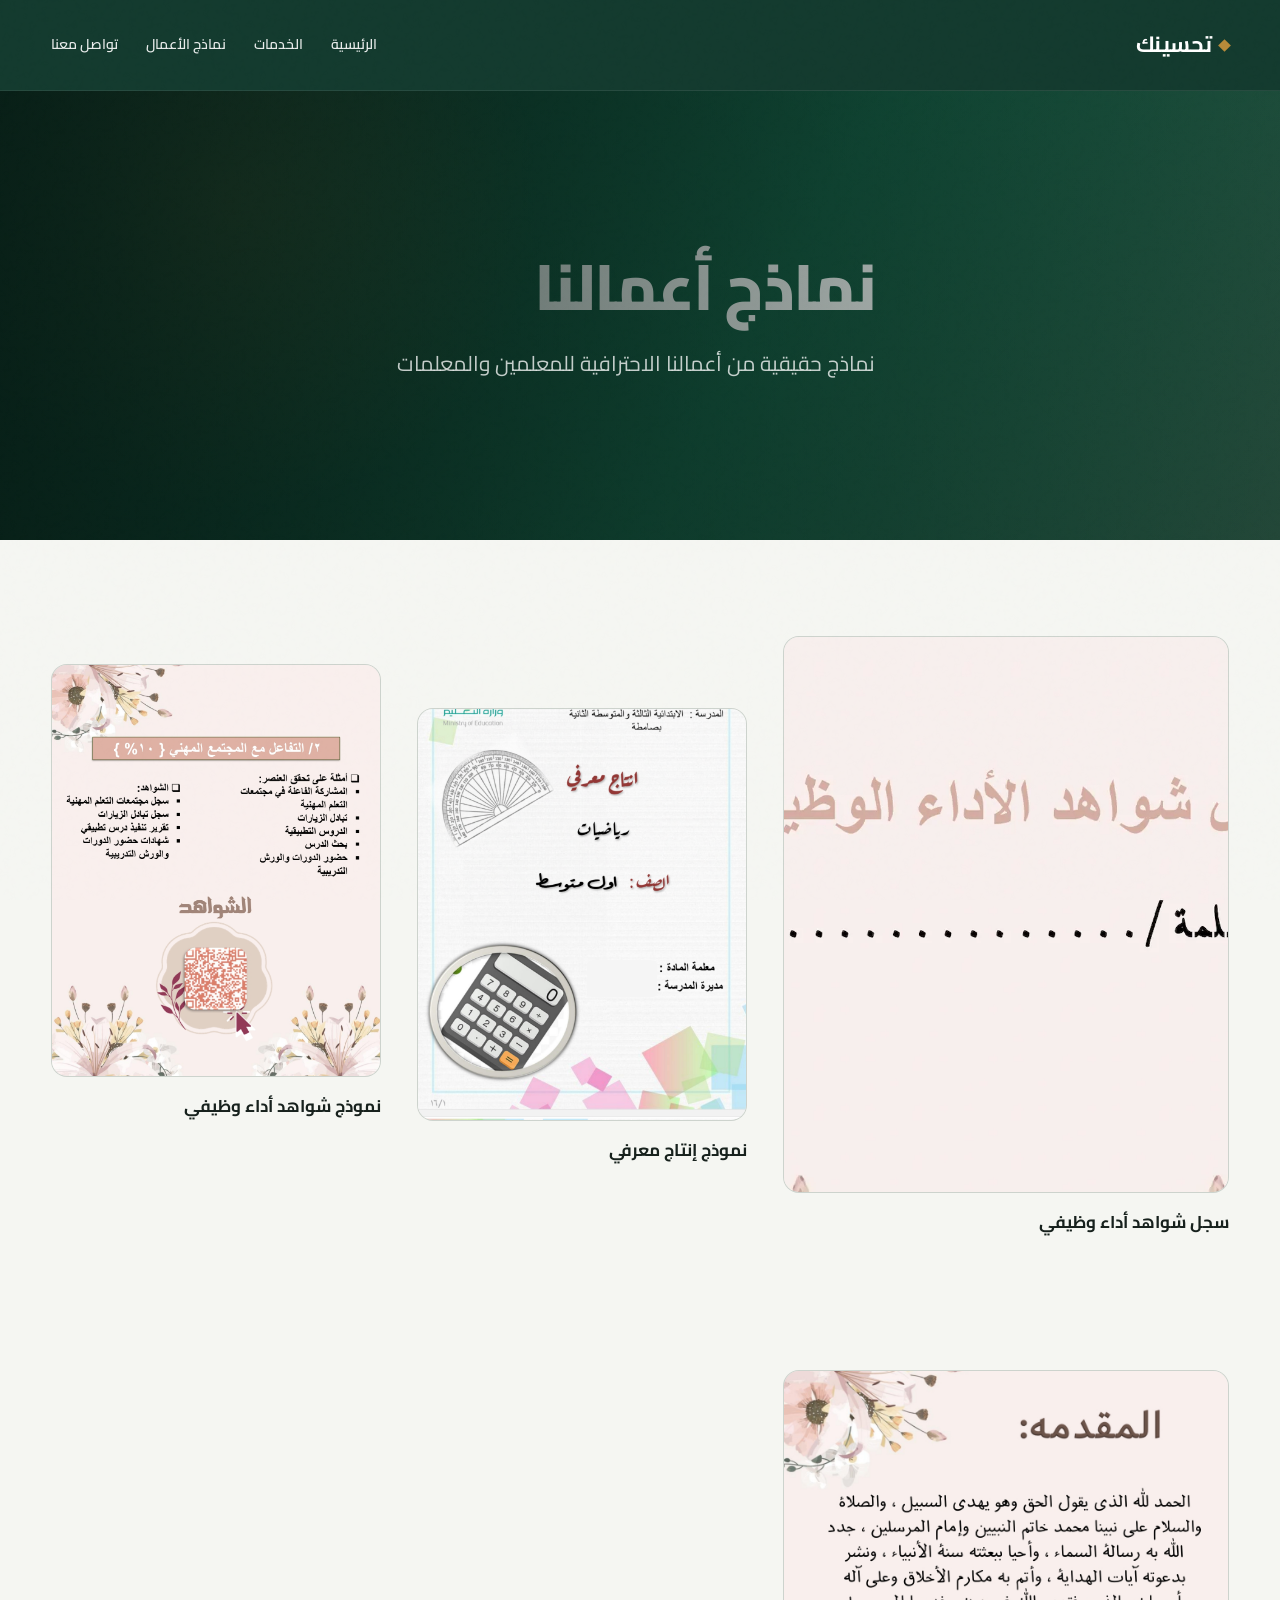
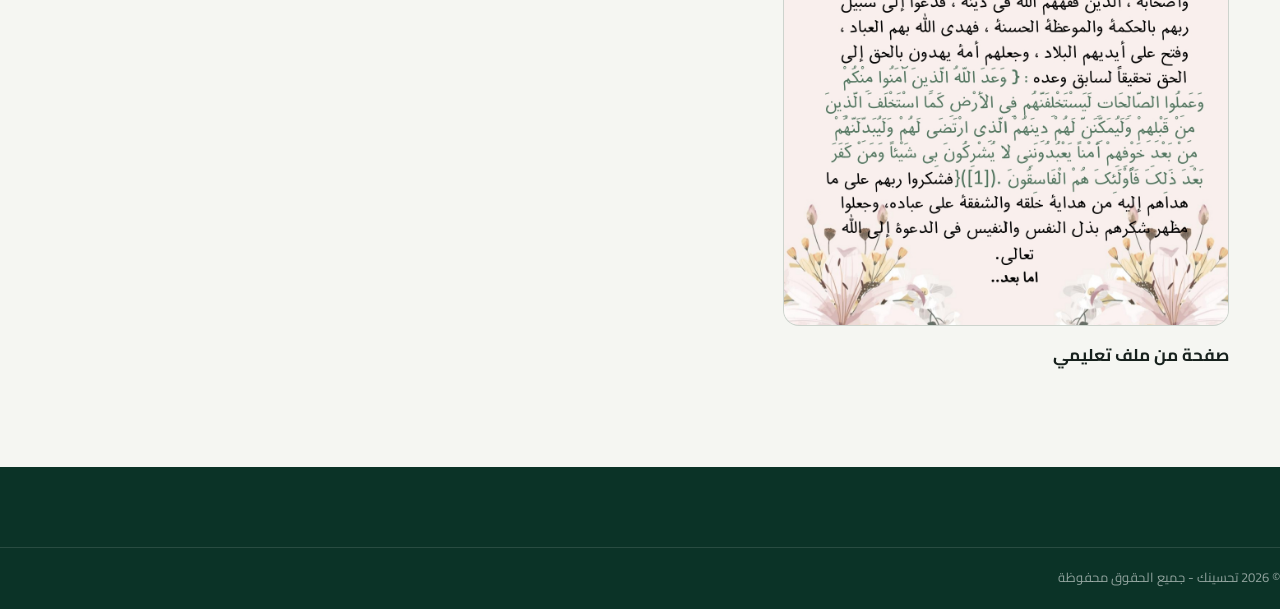
<file: products.html>
<!DOCTYPE html>
<html lang="ar" dir="rtl">
<head>
<meta charset="UTF-8">
<meta name="viewport" content="width=device-width, initial-scale=1.0">

<title>نماذج الأعمال | تحسينك</title>

<meta name="description" content="استعرض نماذج أعمال تحسينك من ملفات الإنجاز والأداء الوظيفي والتحضير التعليمي المصممة باحترافية للمعلمين في السعودية.">
<link rel="canonical" href="https://thseenk100-del.github.io/T/products.html">
<meta property="og:title" content="نماذج الأعمال | تحسينك">
<meta property="og:description" content="نماذج من ملفات الإنجاز والأداء الوظيفي والخدمات التعليمية للمعلمين في السعودية.">
<meta property="og:type" content="website">
<meta property="og:url" content="https://thseenk100-del.github.io/T/products.html">

<meta name="theme-color" content="#0b3327">
<link rel="icon" href="favicon.svg" type="image/svg+xml">
<link href="https://fonts.googleapis.com/css2?family=Cairo:wght@400;500;600;700&display=swap" rel="stylesheet">
<link rel="stylesheet" href="css/styles.css">

<style>
/* ===== PORTFOLIO GRID ===== */
.portfolio-grid{
  display:grid;
  grid-template-columns:repeat(auto-fit,minmax(280px,1fr));
  gap:30px;
}

.portfolio-card{
  text-align:center;
}

.portfolio-image{
  position:relative;
  overflow:hidden;
  border-radius:18px;
  box-shadow:0 15px 40px rgba(0,0,0,0.08);
  cursor:pointer;
}

.portfolio-image img{
  width:100%;
  display:block;
  transition:0.4s ease;
}

.portfolio-overlay{
  position:absolute;
  inset:0;
  background:rgba(0,108,53,0.75);
  display:flex;
  align-items:center;
  justify-content:center;
  opacity:0;
  transition:0.3s ease;
}

.portfolio-overlay span{
  background:#fff;
  color:#006C35;
  padding:10px 20px;
  border-radius:30px;
  font-weight:700;
}

.portfolio-image:hover img{
  transform:scale(1.1);
}

.portfolio-image:hover .portfolio-overlay{
  opacity:1;
}

/* ===== LIGHTBOX ===== */
.lightbox{
  position:fixed;
  inset:0;
  background:rgba(0,0,0,0.9);
  display:none;
  align-items:center;
  justify-content:center;
  z-index:2000;
  padding:20px;
}

.lightbox img{
  max-width:90%;
  max-height:85%;
  border-radius:20px;
}

.lightbox-close{
  position:absolute;
  top:25px;
  left:35px;
  font-size:40px;
  color:#fff;
  cursor:pointer;
}

.lightbox-nav{
  position:absolute;
  top:50%;
  transform:translateY(-50%);
  font-size:40px;
  color:#fff;
  cursor:pointer;
  user-select:none;
}

.lightbox-prev{
  right:40px;
}

.lightbox-next{
  left:40px;
}
</style>
</head>

<body>

<header class="navbar">
  <div class="container nav-container">
    <div class="logo">
      <span>تحسينك</span>
    </div>
    <button class="menu-toggle" id="menuToggle" aria-label="فتح القائمة" aria-expanded="false" type="button">القائمة</button>
    <nav class="nav-links" id="siteNav">
      <a href="index.html">الرئيسية</a>
      <a href="services.html">الخدمات</a>
      <a href="products.html">نماذج الأعمال</a>
      <a href="contact.html">تواصل معنا</a>
    </nav>
  </div>
</header>

<section class="hero hero-short">
  <div class="overlay"></div>
  <div class="hero-content">
    <h1>نماذج أعمالنا</h1>
    <p>نماذج حقيقية من أعمالنا الاحترافية للمعلمين والمعلمات</p>
  </div>
</section>

<section>
  <div class="container">
    <div class="portfolio-grid">

      <div class="portfolio-card">
        <div class="portfolio-image" onclick="openLightbox(0)">
          <img src="images/products/product1/1.webp" alt="نموذج سجل شواهد الأداء الوظيفي" loading="lazy">
          <div class="portfolio-overlay">
            <span>عرض النموذج</span>
          </div>
        </div>
        <h3>سجل شواهد أداء وظيفي</h3>
      </div>

      <div class="portfolio-card">
        <div class="portfolio-image" onclick="openLightbox(1)">
          <img src="images/products/product2/1.jpg" alt="نموذج إنتاج معرفي" loading="lazy">
          <div class="portfolio-overlay">
            <span>عرض النموذج</span>
          </div>
        </div>
        <h3>نموذج إنتاج معرفي</h3>
      </div>

      <div class="portfolio-card">
        <div class="portfolio-image" onclick="openLightbox(2)">
          <img src="images/products/product1/2.webp" alt="نموذج شواهد أداء وظيفي" loading="lazy">
          <div class="portfolio-overlay">
            <span>عرض النموذج</span>
          </div>
        </div>
        <h3>نموذج شواهد أداء وظيفي</h3>
      </div>

      <div class="portfolio-card">
        <div class="portfolio-image" onclick="openLightbox(3)">
          <img src="images/products/product1/3.jpg" alt="صفحة مقدمة ملف تعليمي" loading="lazy">
          <div class="portfolio-overlay">
            <span>عرض النموذج</span>
          </div>
        </div>
        <h3>صفحة من ملف تعليمي</h3>
      </div>

    </div>
  </div>
</section>

<footer class="footer">
  <div class="copyright">
    © 2026 تحسينك - جميع الحقوق محفوظة
  </div>
</footer>

<!-- LIGHTBOX -->
<div class="lightbox" id="lightbox" role="dialog" aria-modal="true" aria-label="معرض نماذج الأعمال" onclick="outsideClick(event)">
  <button class="lightbox-close" type="button" onclick="closeLightbox()" aria-label="إغلاق المعرض">×</button>
  <button class="lightbox-nav lightbox-prev" type="button" onclick="prevImage()" aria-label="الصورة السابقة">←</button>
  <img id="lightbox-img" src="[data-uri]" alt="معاينة نموذج أعمال">
  <button class="lightbox-nav lightbox-next" type="button" onclick="nextImage()" aria-label="الصورة التالية">→</button>
</div>

<script src="js/main.js"></script>
<script>
const images = [
  "images/products/product1/1.webp",
  "images/products/product2/1.jpg",
  "images/products/product1/2.webp",
  "images/products/product1/3.jpg"
];

let currentIndex = 0;
let lastFocusedElement = null;
const lightbox = document.getElementById("lightbox");
const lightboxImage = document.getElementById("lightbox-img");
const lightboxClose = document.querySelector(".lightbox-close");

function updateLightboxImage(){
  lightboxImage.src = images[currentIndex];
  lightboxImage.alt = `معاينة نموذج أعمال ${currentIndex + 1}`;
}

function openLightbox(index){
  currentIndex = index;
  lastFocusedElement = document.activeElement;
  updateLightboxImage();
  lightbox.style.display = "flex";
  lightboxClose.focus();
}

function closeLightbox(){
  lightbox.style.display = "none";
  if (lastFocusedElement && typeof lastFocusedElement.focus === "function") lastFocusedElement.focus();
}

function nextImage(){
  currentIndex = (currentIndex + 1) % images.length;
  updateLightboxImage();
}

function prevImage(){
  currentIndex = (currentIndex - 1 + images.length) % images.length;
  updateLightboxImage();
}

function outsideClick(e){
  if(e.target.id === "lightbox") closeLightbox();
}

document.addEventListener("keydown", event => {
  if (lightbox.style.display !== "flex") return;
  if (event.key === "Escape") closeLightbox();
  if (event.key === "ArrowRight") nextImage();
  if (event.key === "ArrowLeft") prevImage();
});
</script>

</body>
</html>
</file>
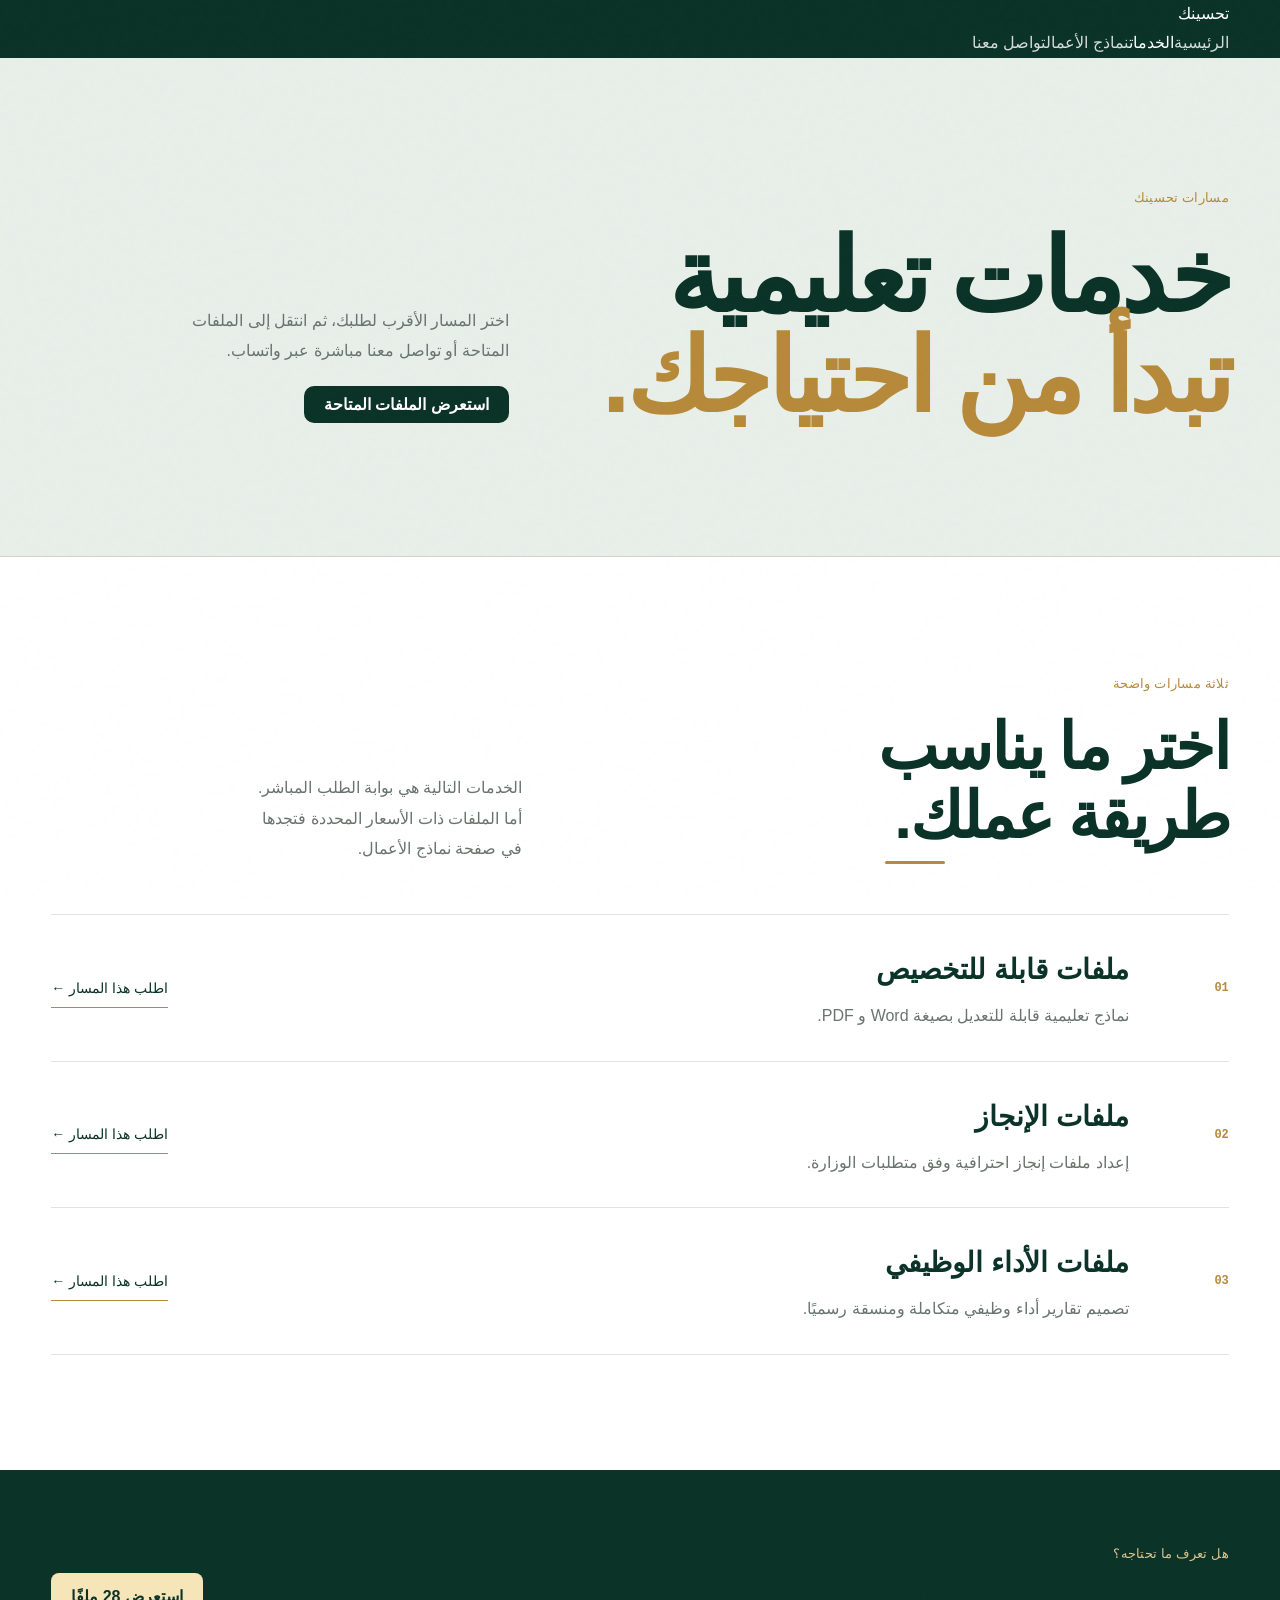
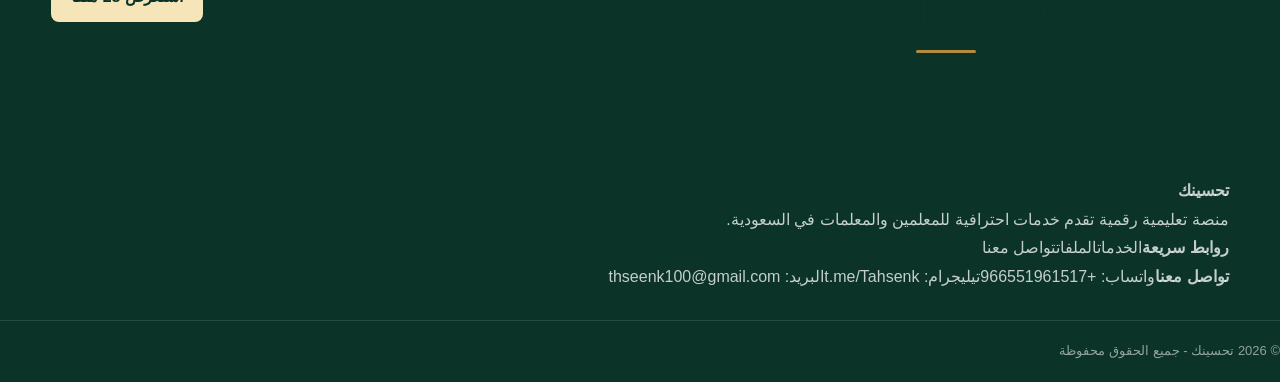
<file: services.html>
<!doctype html>
<html lang="ar" dir="rtl">
<head>
  <meta charset="UTF-8"><meta name="viewport" content="width=device-width, initial-scale=1">
  <title>الخدمات التعليمية | تحسينك</title>
  <meta name="description" content="خدمات تحسينك التعليمية للمعلمين والمعلمات: ملفات قابلة للتخصيص، ملفات إنجاز، وأداء وظيفي.">
  <link rel="canonical" href="https://thseenk100-del.github.io/T/services.html"><meta property="og:title" content="الخدمات التعليمية | تحسينك"><meta property="og:description" content="خدمات وملفات تعليمية منظمة للمعلمين والمعلمات في السعودية."><meta property="og:type" content="website"><meta property="og:url" content="https://thseenk100-del.github.io/T/services.html">
  <link rel="icon" href="favicon.svg" type="image/svg+xml"><link rel="stylesheet" href="css/styles.css">
</head>
<body class="services-page">
  <a class="skip-link" href="#main">تجاوز إلى المحتوى</a>
  <header class="site-header"><div class="container header-inner"><a class="brand" href="index.html" aria-label="العودة إلى الرئيسية">تحسينك<span></span></a><button class="menu-toggle" type="button" aria-expanded="false" aria-controls="siteNav">القائمة</button><nav id="siteNav" class="site-nav" aria-label="التنقل الرئيسي"><a href="index.html">الرئيسية</a><a href="services.html" aria-current="page">الخدمات</a><a href="products.html">نماذج الأعمال</a><a href="contact.html">تواصل معنا</a></nav></div></header>
  <main id="main">
    <section class="service-intro" aria-labelledby="servicesTitle"><div class="container service-intro-grid"><div><p class="eyebrow eyebrow-dark">مسارات تحسينك</p><h1 id="servicesTitle">خدمات تعليمية<br><em>تبدأ من احتياجك.</em></h1></div><div class="service-intro-copy"><p>اختر المسار الأقرب لطلبك، ثم انتقل إلى الملفات المتاحة أو تواصل معنا مباشرة عبر واتساب.</p><a class="btn-primary" href="products.html">استعرض الملفات المتاحة</a></div></div></section>
    <section class="service-list" aria-labelledby="serviceListTitle"><div class="container"><div class="section-heading section-heading-split"><div><p class="eyebrow eyebrow-dark">ثلاثة مسارات واضحة</p><h2 id="serviceListTitle">اختر ما يناسب<br>طريقة عملك.</h2></div><p>الخدمات التالية هي بوابة الطلب المباشر. أما الملفات ذات الأسعار المحددة فتجدها في صفحة نماذج الأعمال.</p></div><div class="service-rows">
      <article class="service-row"><span class="service-index">01</span><div><h3>ملفات قابلة للتخصيص</h3><p>نماذج تعليمية قابلة للتعديل بصيغة Word و PDF.</p></div><a class="text-link dark-link" href="https://wa.me/966551961517?text=أرغب%20بطلب%20ملفات%20قابلة%20للتخصيص" target="_blank" rel="noreferrer">اطلب هذا المسار <span aria-hidden="true">←</span></a></article>
      <article class="service-row"><span class="service-index">02</span><div><h3>ملفات الإنجاز</h3><p>إعداد ملفات إنجاز احترافية وفق متطلبات الوزارة.</p></div><a class="text-link dark-link" href="https://wa.me/966551961517?text=أرغب%20بطلب%20ملف%20إنجاز" target="_blank" rel="noreferrer">اطلب هذا المسار <span aria-hidden="true">←</span></a></article>
      <article class="service-row"><span class="service-index">03</span><div><h3>ملفات الأداء الوظيفي</h3><p>تصميم تقارير أداء وظيفي متكاملة ومنسقة رسميًا.</p></div><a class="text-link dark-link" href="https://wa.me/966551961517?text=أرغب%20بطلب%20ملف%20أداء%20وظيفي" target="_blank" rel="noreferrer">اطلب هذا المسار <span aria-hidden="true">←</span></a></article>
    </div></div></section>
    <section class="service-cta"><div class="container service-cta-inner"><div><p class="eyebrow">هل تعرف ما تحتاجه؟</p><h2>اذهب مباشرة إلى الملفات.</h2></div><a class="btn-primary btn-light" href="products.html">استعرض 28 ملفًا</a></div></section>
  </main>
  <footer class="footer"><div class="container footer-grid"><div><strong class="footer-brand">تحسينك</strong><p>منصة تعليمية رقمية تقدم خدمات احترافية للمعلمين والمعلمات في السعودية.</p></div><div><strong>روابط سريعة</strong><a href="services.html">الخدمات</a><a href="products.html">الملفات</a><a href="contact.html">تواصل معنا</a></div><div><strong>تواصل معنا</strong><span>واتساب: +966551961517</span><span>تيليجرام: t.me/Tahsenk</span><span>البريد: thseenk100@gmail.com</span></div></div><div class="copyright">© 2026 تحسينك - جميع الحقوق محفوظة</div></footer>
  <script src="js/main.js"></script>
</body>
</html>
</file>
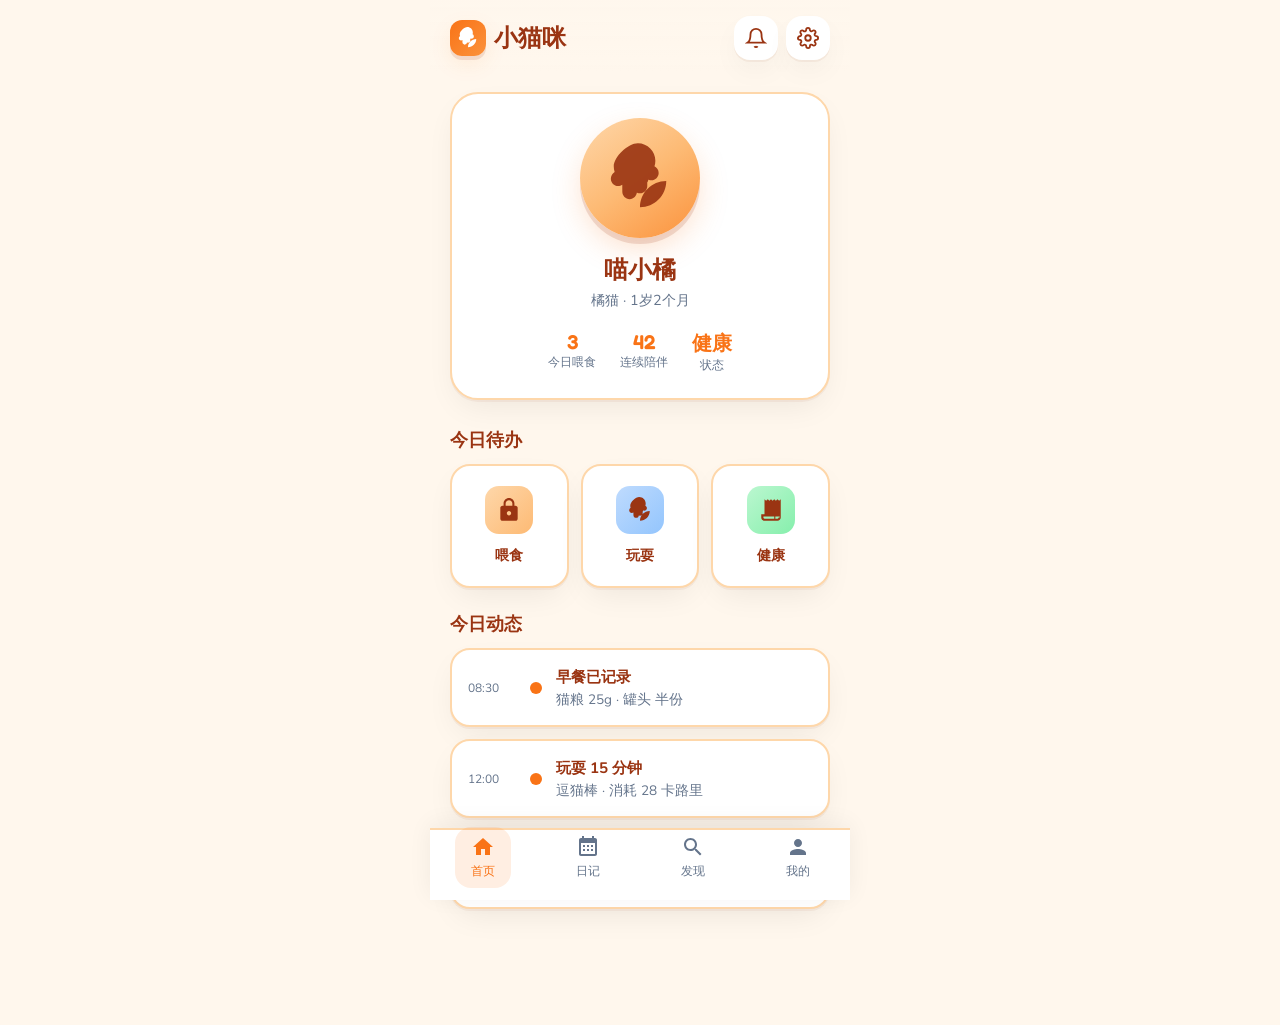
<file: .ai/skills/ui-ux-pro-max/preview/xiaomaomi-app.html>
<!DOCTYPE html>
<html lang="zh-CN">
<head>
  <meta charset="UTF-8">
  <meta name="viewport" content="width=device-width, initial-scale=1.0">
  <title>小猫咪 - 萌宠日常</title>
  <link rel="preconnect" href="https://fonts.googleapis.com">
  <link rel="preconnect" href="https://fonts.gstatic.com" crossorigin>
  <link href="https://fonts.googleapis.com/css2?family=Fredoka:wght@400;500;600;700&family=Nunito:wght@300;400;500;600;700&display=swap" rel="stylesheet">
  <style>
    :root {
      /* Pet Tech App 配色 - 来自 UI/UX Pro Max design system */
      --primary: #F97316;
      --primary-on: #0F172A;
      --secondary: #FB923C;
      --accent: #2563EB;
      --accent-on: #FFFFFF;
      --background: #FFF7ED;
      --foreground: #9A3412;
      --card: #FFFFFF;
      --card-foreground: #9A3412;
      --muted: #F1F0F0;
      --muted-foreground: #64748B;
      --border: #FED7AA;
      --destructive: #DC2626;
      --ring: #F97316;
      --radius-outer: 28px;
      --radius-card: 20px;
      --radius-btn: 16px;
      --shadow-clay: 0 4px 0 0 rgba(154, 52, 18, 0.12), 0 8px 24px -4px rgba(249, 115, 22, 0.15);
      --shadow-card: 0 2px 0 0 rgba(154, 52, 18, 0.06), 0 12px 32px -8px rgba(0,0,0,0.08);
    }

    * { box-sizing: border-box; margin: 0; padding: 0; }
    html { font-size: 16px; }
    body {
      font-family: 'Nunito', -apple-system, sans-serif;
      background: var(--background);
      color: var(--foreground);
      min-height: 100vh;
      padding-bottom: 80px;
      -webkit-font-smoothing: antialiased;
    }

    /* Header */
    .header {
      padding: 16px 20px 12px;
      display: flex;
      align-items: center;
      justify-content: space-between;
      background: linear-gradient(180deg, rgba(255,247,237,0.98) 0%, var(--background) 100%);
      position: sticky;
      top: 0;
      z-index: 10;
    }
    .logo {
      font-family: 'Fredoka', sans-serif;
      font-weight: 700;
      font-size: 1.5rem;
      color: var(--foreground);
      display: flex;
      align-items: center;
      gap: 8px;
    }
    .logo-icon {
      width: 36px;
      height: 36px;
      background: linear-gradient(135deg, var(--primary), var(--secondary));
      border-radius: 12px;
      display: flex;
      align-items: center;
      justify-content: center;
      box-shadow: var(--shadow-clay);
    }
    .logo-icon svg {
      width: 22px;
      height: 22px;
      fill: white;
    }
    .header-actions {
      display: flex;
      gap: 8px;
    }
    .icon-btn {
      width: 44px;
      height: 44px;
      border-radius: var(--radius-btn);
      border: none;
      background: var(--card);
      color: var(--foreground);
      cursor: pointer;
      display: flex;
      align-items: center;
      justify-content: center;
      box-shadow: var(--shadow-card);
      transition: transform 0.2s ease, box-shadow 0.2s ease;
    }
    .icon-btn:hover { transform: scale(0.96); }
    .icon-btn:focus-visible { outline: 2px solid var(--ring); outline-offset: 2px; }
    .icon-btn svg { width: 22px; height: 22px; }

    /* Hero - 主猫卡片 */
    .hero {
      padding: 20px;
      margin-bottom: 8px;
    }
    .hero-card {
      background: var(--card);
      border-radius: var(--radius-outer);
      padding: 24px;
      box-shadow: var(--shadow-card);
      border: 2px solid var(--border);
      text-align: center;
    }
    .cat-avatar {
      width: 120px;
      height: 120px;
      margin: 0 auto 16px;
      background: linear-gradient(145deg, #FED7AA 0%, #FDBA74 50%, #FB923C 100%);
      border-radius: 50%;
      display: flex;
      align-items: center;
      justify-content: center;
      box-shadow: 0 6px 0 0 rgba(154, 52, 18, 0.15), 0 12px 32px -4px rgba(249, 115, 22, 0.25);
    }
    .cat-avatar svg {
      width: 70px;
      height: 70px;
      fill: var(--foreground);
      opacity: 0.9;
    }
    .hero-card h1 {
      font-family: 'Fredoka', sans-serif;
      font-size: 1.5rem;
      color: var(--foreground);
      margin-bottom: 4px;
    }
    .hero-card .subtitle {
      font-size: 0.9rem;
      color: var(--muted-foreground);
      margin-bottom: 20px;
    }
    .stats-row {
      display: flex;
      justify-content: center;
      gap: 24px;
    }
    .stat {
      text-align: center;
    }
    .stat-value {
      font-family: 'Fredoka', sans-serif;
      font-weight: 600;
      font-size: 1.25rem;
      color: var(--primary);
    }
    .stat-label {
      font-size: 0.75rem;
      color: var(--muted-foreground);
    }

    /* 快捷操作区 */
    .section-title {
      font-family: 'Fredoka', sans-serif;
      font-size: 1.1rem;
      padding: 0 20px 12px;
      color: var(--foreground);
    }
    .quick-actions {
      padding: 0 20px 24px;
      display: grid;
      grid-template-columns: repeat(3, 1fr);
      gap: 12px;
    }
    .action-card {
      background: var(--card);
      border-radius: var(--radius-card);
      padding: 20px 12px;
      text-align: center;
      box-shadow: var(--shadow-card);
      border: 2px solid var(--border);
      cursor: pointer;
      transition: transform 0.2s ease, box-shadow 0.2s ease;
      text-decoration: none;
      color: inherit;
      display: block;
    }
    .action-card:hover {
      transform: translateY(-2px);
      box-shadow: 0 4px 0 0 rgba(154, 52, 18, 0.08), 0 16px 40px -8px rgba(0,0,0,0.12);
    }
    .action-card:focus-visible { outline: 2px solid var(--ring); outline-offset: 2px; }
    .action-icon {
      width: 48px;
      height: 48px;
      margin: 0 auto 10px;
      border-radius: 14px;
      display: flex;
      align-items: center;
      justify-content: center;
    }
    .action-card:nth-child(1) .action-icon { background: linear-gradient(135deg, #FED7AA, #FDBA74); }
    .action-card:nth-child(2) .action-icon { background: linear-gradient(135deg, #BFDBFE, #93C5FD); }
    .action-card:nth-child(3) .action-icon { background: linear-gradient(135deg, #BBF7D0, #86EFAC); }
    .action-icon svg { width: 26px; height: 26px; fill: var(--foreground); }
    .action-card span {
      font-size: 0.9rem;
      font-weight: 600;
      color: var(--foreground);
    }

    /* 今日动态 */
    .feed-section {
      padding: 0 20px 24px;
    }
    .feed-card {
      background: var(--card);
      border-radius: var(--radius-card);
      padding: 16px;
      margin-bottom: 12px;
      box-shadow: var(--shadow-card);
      border: 2px solid var(--border);
      display: flex;
      align-items: center;
      gap: 14px;
    }
    .feed-time {
      font-size: 0.75rem;
      color: var(--muted-foreground);
      min-width: 48px;
    }
    .feed-dot {
      width: 12px;
      height: 12px;
      border-radius: 50%;
      background: var(--primary);
      flex-shrink: 0;
    }
    .feed-content {
      flex: 1;
    }
    .feed-content strong {
      font-size: 0.95rem;
      color: var(--foreground);
    }
    .feed-content p {
      font-size: 0.85rem;
      color: var(--muted-foreground);
      margin-top: 2px;
    }

    /* 底部导航 */
    .bottom-nav {
      position: fixed;
      bottom: 0;
      left: 0;
      right: 0;
      height: 72px;
      background: var(--card);
      border-top: 2px solid var(--border);
      display: flex;
      justify-content: space-around;
      align-items: center;
      padding: 8px 0 24px;
      box-shadow: 0 -4px 24px rgba(0,0,0,0.06);
    }
    .nav-item {
      display: flex;
      flex-direction: column;
      align-items: center;
      gap: 4px;
      color: var(--muted-foreground);
      text-decoration: none;
      font-size: 0.75rem;
      padding: 8px 16px;
      border-radius: var(--radius-btn);
      transition: color 0.2s, background 0.2s;
    }
    .nav-item:hover, .nav-item.active {
      color: var(--primary);
    }
    .nav-item.active {
      background: rgba(249, 115, 22, 0.12);
    }
    .nav-item svg {
      width: 24px;
      height: 24px;
      fill: currentColor;
    }

    /* 响应式 */
    @media (min-width: 768px) {
      body { max-width: 420px; margin: 0 auto; }
      .bottom-nav { max-width: 420px; left: 50%; transform: translateX(-50%); }
    }
  </style>
</head>
<body>
  <header class="header">
    <div class="logo">
      <div class="logo-icon" aria-hidden="true">
        <svg viewBox="0 0 24 24" xmlns="http://www.w3.org/2000/svg"><path d="M12 22c4.97 0 9-4.03 9-9-4.97 0-9 4.03-9 9zM5.6 10.25c0 1.38 1.12 2.5 2.5 2.5.53 0 1.01-.16 1.42-.44l-.02 2.44c0 1.38 1.12 2.5 2.5 2.5s2.5-1.12 2.5-2.5l-.02-2.44c.4.28.89.44 1.42.44 1.38 0 2.5-1.12 2.5-2.5 0-1-.6-1.86-1.44-2.28.19-.59.31-1.23.31-1.91 0-3.31-2.69-6-6-6S3 4.69 3 8c0 .68.12 1.32.31 1.91C2.6 10.39 2 11.25 2 12.25 2 13.63 3.12 14.75 4.5 14.75c.53 0 1.01-.16 1.42-.44l.02 2.44c0 1.38 1.12 2.5 2.5 2.5s2.5-1.12 2.5-2.5l.02-2.44c.4.28.89.44 1.42.44 1.38 0 2.5-1.12 2.5-2.5 0-1-.6-1.86-1.44-2.28.19-.59.31-1.23.31-1.91 0-3.31-2.69-6-6-6z"/></svg>
      </div>
      小猫咪
    </div>
    <div class="header-actions">
      <button type="button" class="icon-btn" aria-label="通知">
        <svg viewBox="0 0 24 24" fill="none" stroke="currentColor" stroke-width="2"><path d="M18 8A6 6 0 0 0 6 8c0 7-3 9-3 9h18s-3-2-3-9"/><path d="M13.73 21a2 2 0 0 1-3.46 0"/></svg>
      </button>
      <button type="button" class="icon-btn" aria-label="设置">
        <svg viewBox="0 0 24 24" fill="none" stroke="currentColor" stroke-width="2"><circle cx="12" cy="12" r="3"/><path d="M19.4 15a1.65 1.65 0 0 0 .33 1.82l.06.06a2 2 0 0 1 0 2.83 2 2 0 0 1-2.83 0l-.06-.06a1.65 1.65 0 0 0-1.82-.33 1.65 1.65 0 0 0-1 1.51V21a2 2 0 0 1-2 2 2 2 0 0 1-2-2v-.09A1.65 1.65 0 0 0 9 19.4a1.65 1.65 0 0 0-1.82.33l-.06.06a2 2 0 0 1-2.83 0 2 2 0 0 1 0-2.83l.06-.06a1.65 1.65 0 0 0 .33-1.82 1.65 1.65 0 0 0-1.51-1H3a2 2 0 0 1-2-2 2 2 0 0 1 2-2h.09A1.65 1.65 0 0 0 4.6 9a1.65 1.65 0 0 0-.33-1.82l-.06-.06a2 2 0 0 1 0-2.83 2 2 0 0 1 2.83 0l.06.06a1.65 1.65 0 0 0 1.82.33H9a1.65 1.65 0 0 0 1-1.51V3a2 2 0 0 1 2-2 2 2 0 0 1 2 2v.09a1.65 1.65 0 0 0 1 1.51 1.65 1.65 0 0 0 1.82-.33l.06-.06a2 2 0 0 1 2.83 0 2 2 0 0 1 0 2.83l-.06.06a1.65 1.65 0 0 0-.33 1.82V9a1.65 1.65 0 0 0 1.51 1H21a2 2 0 0 1 2 2 2 2 0 0 1-2 2h-.09a1.65 1.65 0 0 0-1.51 1z"/></svg>
      </button>
    </div>
  </header>

  <main>
    <section class="hero">
      <div class="hero-card">
        <div class="cat-avatar" role="img" aria-label="猫咪头像">
          <svg viewBox="0 0 24 24" xmlns="http://www.w3.org/2000/svg"><path d="M12 22c4.97 0 9-4.03 9-9-4.97 0-9 4.03-9 9zM5.6 10.25c0 1.38 1.12 2.5 2.5 2.5.53 0 1.01-.16 1.42-.44l-.02 2.44c0 1.38 1.12 2.5 2.5 2.5s2.5-1.12 2.5-2.5l-.02-2.44c.4.28.89.44 1.42.44 1.38 0 2.5-1.12 2.5-2.5 0-1-.6-1.86-1.44-2.28.19-.59.31-1.23.31-1.91 0-3.31-2.69-6-6-6S3 4.69 3 8c0 .68.12 1.32.31 1.91C2.6 10.39 2 11.25 2 12.25 2 13.63 3.12 14.75 4.5 14.75c.53 0 1.01-.16 1.42-.44l.02 2.44c0 1.38 1.12 2.5 2.5 2.5s2.5-1.12 2.5-2.5l.02-2.44c.4.28.89.44 1.42.44 1.38 0 2.5-1.12 2.5-2.5 0-1-.6-1.86-1.44-2.28.19-.59.31-1.23.31-1.91 0-3.31-2.69-6-6-6z"/></svg>
        </div>
        <h1>喵小橘</h1>
        <p class="subtitle">橘猫 · 1岁2个月</p>
        <div class="stats-row">
          <div class="stat">
            <div class="stat-value">3</div>
            <div class="stat-label">今日喂食</div>
          </div>
          <div class="stat">
            <div class="stat-value">42</div>
            <div class="stat-label">连续陪伴</div>
          </div>
          <div class="stat">
            <div class="stat-value">健康</div>
            <div class="stat-label">状态</div>
          </div>
        </div>
      </div>
    </section>

    <h2 class="section-title">今日待办</h2>
    <div class="quick-actions">
      <a href="#" class="action-card">
        <div class="action-icon">
          <svg viewBox="0 0 24 24" xmlns="http://www.w3.org/2000/svg"><path d="M18 8h-1V6c0-2.76-2.24-5-5-5S7 3.24 7 6v2H6c-1.1 0-2 .9-2 2v10c0 1.1.9 2 2 2h12c1.1 0 2-.9 2-2V10c0-1.1-.9-2-2-2zm-6 9c-1.1 0-2-.9-2-2s.9-2 2-2 2 .9 2 2-.9 2-2 2zm3.1-9H8.9V6c0-1.71 1.39-3.1 3.1-3.1 1.71 0 3.1 1.39 3.1 3.1v2z"/></svg>
        </div>
        <span>喂食</span>
      </a>
      <a href="#" class="action-card">
        <div class="action-icon">
          <svg viewBox="0 0 24 24" xmlns="http://www.w3.org/2000/svg"><path d="M12 22c4.97 0 9-4.03 9-9-4.97 0-9 4.03-9 9zM5.6 10.25c0 1.38 1.12 2.5 2.5 2.5.53 0 1.01-.16 1.42-.44l-.02 2.44c0 1.38 1.12 2.5 2.5 2.5s2.5-1.12 2.5-2.5l-.02-2.44c.4.28.89.44 1.42.44 1.38 0 2.5-1.12 2.5-2.5 0-1-.6-1.86-1.44-2.28.19-.59.31-1.23.31-1.91 0-3.31-2.69-6-6-6S3 4.69 3 8c0 .68.12 1.32.31 1.91C2.6 10.39 2 11.25 2 12.25 2 13.63 3.12 14.75 4.5 14.75c.53 0 1.01-.16 1.42-.44l.02 2.44c0 1.38 1.12 2.5 2.5 2.5s2.5-1.12 2.5-2.5l.02-2.44c.4.28.89.44 1.42.44 1.38 0 2.5-1.12 2.5-2.5 0-1-.6-1.86-1.44-2.28.19-.59.31-1.23.31-1.91 0-3.31-2.69-6-6-6z"/></svg>
        </div>
        <span>玩耍</span>
      </a>
      <a href="#" class="action-card">
        <div class="action-icon">
          <svg viewBox="0 0 24 24" xmlns="http://www.w3.org/2000/svg"><path d="M19.5 3.5L18 2l-1.5 1.5L15 2l-1.5 1.5L12 2l-1.5 1.5L9 2 7.5 3.5 6 2v14H3v3c0 1.66 1.34 3 3 3h12c1.66 0 3-1.34 3-3V2l-1.5 1.5zM15 20H6c-.55 0-1-.45-1-1v-1h10v2zm4-1c0 .55-.45 1-1 1h-2v-2h4v1z"/></svg>
        </div>
        <span>健康</span>
      </a>
    </div>

    <h2 class="section-title">今日动态</h2>
    <section class="feed-section">
      <div class="feed-card">
        <span class="feed-time">08:30</span>
        <span class="feed-dot"></span>
        <div class="feed-content">
          <strong>早餐已记录</strong>
          <p>猫粮 25g · 罐头 半份</p>
        </div>
      </div>
      <div class="feed-card">
        <span class="feed-time">12:00</span>
        <span class="feed-dot"></span>
        <div class="feed-content">
          <strong>玩耍 15 分钟</strong>
          <p>逗猫棒 · 消耗 28 卡路里</p>
        </div>
      </div>
      <div class="feed-card">
        <span class="feed-time">18:00</span>
        <span class="feed-dot"></span>
        <div class="feed-content">
          <strong>晚餐待喂</strong>
          <p>点击记录今日晚餐</p>
        </div>
      </div>
    </section>
  </main>

  <nav class="bottom-nav" aria-label="主导航">
    <a href="#" class="nav-item active" aria-current="page">
      <svg viewBox="0 0 24 24"><path d="M10 20v-6h4v6h5v-8h3L12 3 2 12h3v8z"/></svg>
      首页
    </a>
    <a href="#" class="nav-item">
      <svg viewBox="0 0 24 24"><path d="M19 3h-1V1h-2v2H8V1H6v2H5c-1.11 0-1.99.9-1.99 2L3 19c0 1.1.89 2 2 2h14c1.1 0 2-.9 2-2V5c0-1.1-.9-2-2-2zm0 16H5V8h14v11zM9 10H7v2h2v-2zm4 0h-2v2h2v-2zm4 0h-2v2h2v-2zm-8 4H7v2h2v-2zm4 0h-2v2h2v-2zm4 0h-2v2h2v-2z"/></svg>
      日记
    </a>
    <a href="#" class="nav-item">
      <svg viewBox="0 0 24 24"><path d="M15.5 14h-.79l-.28-.27C15.41 12.59 16 11.11 16 9.5 16 5.91 13.09 3 9.5 3S3 5.91 3 9.5 5.91 16 9.5 16c1.61 0 3.09-.59 4.23-1.57l.27.28v.79l5 4.99L20.49 19l-4.99-5zm-6 0C7.01 14 5 11.99 5 9.5S7.01 5 9.5 5 14 7.01 14 9.5 11.99 14 9.5 14z"/></svg>
      发现
    </a>
    <a href="#" class="nav-item">
      <svg viewBox="0 0 24 24"><path d="M12 12c2.21 0 4-1.79 4-4s-1.79-4-4-4-4 1.79-4 4 1.79 4 4 4zm0 2c-2.67 0-8 1.34-8 4v2h16v-2c0-2.66-5.33-4-8-4z"/></svg>
      我的
    </a>
  </nav>
</body>
</html>
</file>
<file: css/styles.css>
/* ===============================
   GLOBAL STYLES
================================= */
:root{
  --primary:#0E5F3C;
  --primary-light:#177A50;
  --primary-dark:#0A3E28;
  --accent:#1E8F5A;
  --bg-soft:#F4F6F5;
  --text-dark:#1C1C1C;
  --gold:#C9A227;
  --shadow-sm: 0 4px 10px rgba(0,0,0,0.05);
--shadow-md: 0 12px 30px rgba(0,0,0,0.08);
--shadow-lg: 0 25px 60px rgba(0,0,0,0.12);
--radius-lg: 28px;
}
*{
  margin:0;
  padding:0;
  box-sizing:border-box;
}

html{
  scroll-behavior:smooth;
}

body{
  font-family:'Cairo',sans-serif;
  line-height:1.9;
  background:linear-gradient(to bottom,#f6f8f7,#ffffff);
  color:var(--text-dark);
  padding-top:90px;
}

.container{
  width:90%;
  max-width:1200px;
  margin:auto;
}

section{
  padding:120px 0;
}

a{
  text-decoration:none;
  color:inherit;
  transition:0.3s;
}

/* ===============================
   NAVBAR
================================= */

.navbar{
  background:linear-gradient(135deg,var(--primary-dark),var(--primary-light));
  padding:20px 0;
  position:fixed;
  top:0;
  right:0;
  left:0;
  z-index:999;
  transition:all 0.3s ease;
}

.navbar.scrolled{
  background:#ffffff;
  box-shadow:var(--shadow-md);
}
.navbar.scrolled .nav-links a,
.navbar.scrolled .logo{
  color:var(--primary-dark);
}

.nav-container{
  display:flex;
  justify-content:space-between;
  align-items:center;
  height:60px;
}

.logo{
  font-weight:700;
  font-size:20px;
  color:#fff;
  transition:0.3s;
}

.nav-links{
  display:flex;
  gap:20px;
}

.nav-links a{
  font-weight:600;
  color:#fff;
  opacity:0.9;
  transition:0.3s;
}

.nav-links a:hover{
  opacity:1;
}
/* ===============================
   BUTTONS
================================= */

.btn-primary{
  background:linear-gradient(135deg,#008753,#006C35);
  color:#fff !important;
  padding:10px 20px;
  border-radius:12px;
  font-weight:600;
}

.btn-primary:hover{
  box-shadow:0 10px 30px rgba(0,108,53,0.25);
}

/* ===============================
   HERO
================================= */

.hero{
  height:85vh;
  display:flex;
  align-items:center;
  justify-content:center;
  text-align:center;
  color:#fff;
  position:relative;
}

.hero .overlay{
  position:absolute;
  inset:0;
  background:linear-gradient(
    135deg,
    rgba(14,95,60,0.85),
    rgba(0,0,0,0.65)
  );
  backdrop-filter:blur(3px);
}


.hero h1{
  font-size:48px;
  font-weight:800;
  letter-spacing:-1px;
  margin-bottom:25px;
}

/* ===============================
   CATEGORY TITLE
================================= */

.category-title{
  text-align:center;
  margin:60px 0 25px;
}

.category-title h2{
  font-size:26px;
  font-weight:800;
  color:#0B6B3A;
  position:relative;
  display:inline-block;
}

.category-title h2::after{
  content:"";
  width:60%;
  height:3px;
  background:#C9A227;
  display:block;
  margin:8px auto 0;
  border-radius:5px;
}


/* ===============================
   SCROLL BUTTONS
================================= */

.scroll-btn{
  position:absolute;
  top:50%;
  transform:translateY(-50%);
  background:#006C35;
  color:#fff;
  border:none;
  width:35px;
  height:35px;
  border-radius:50%;
  cursor:pointer;
  z-index:5;
}

.scroll-btn.right{ right:0; }
.scroll-btn.left{ left:0; }

/* ===============================
   RESPONSIVE
================================= */

@media(max-width:992px){
  section{ padding:60px 0; }
}

@media(max-width:768px){
  .hero h1{
    font-size:24px;
  }
}
.product-actions{
  display:flex;
  gap:10px;
  margin-top:12px;
}

.product-actions a{
  flex:1;
  padding:9px 0;
  font-size:14px;
  border-radius:12px;
  font-weight:600;
  text-align:center;
  transition:0.3s;
}

.btn-outline{
  border:2px solid var(--primary);
  color:var(--primary);
  background:#fff;
  border-radius:14px;
  padding:8px 0;
  font-weight:600;
}

.btn-outline:hover{
  background:var(--primary);
  color:#fff;
}

.btn-solid{
  background:linear-gradient(135deg,var(--primary),var(--accent));
  color:#fff;
  border-radius:14px;
  padding:8px 0;
  font-weight:700;
  transition:all .3s ease;
  box-shadow:var(--shadow-sm);
}

.btn-solid:hover{
  transform:translateY(-2px);
  box-shadow:var(--shadow-md);
}

/* ===== HEADINGS IMPROVEMENT ===== */

h1{
  font-size:42px;
  font-weight:700;
  letter-spacing:-1px;
}

h2{
  font-size:28px;
  font-weight:700;
  color:var(--primary-dark);
  margin-bottom:15px;
  position:relative;
}

h2::after{
  content:"";
  width:60px;
  height:3px;
  background:var(--accent);
  display:block;
  margin:10px auto 0;
  border-radius:5px;
}


.hero p{
  font-size:18px;
  opacity:0.9;
}
/* ===== WHY US SEPARATED STYLE ===== */

.features{
  background: var(--bg-soft);
  padding:100px 0;
}

.features .container{
  background:#ffffff;
  padding:60px;
  border-radius:24px;
 box-shadow:0 25px 60px rgba(0,0,0,0.08);
}
   /* ===== SERVICES SEPARATED STYLE ===== */

#services{
  background: var(--bg-soft);
  padding:100px 0;
}

#services .container{
  background:transparent;
  padding:40px 0;
  box-shadow:none;
}
.why-us{
  background:#ffffff;
  padding:90px 0;
  text-align:center;
}

.why-us h2{
  color:var(--primary);
  font-size:28px;
  font-weight:700;
  margin-bottom:50px;
}

.why-list{
  max-width:750px;
  margin:0 auto;
  text-align:right;
}

.why-item{
  padding:25px 0;
  border-bottom:1px solid rgba(0,0,0,0.06);
}

.why-item:last-child{
  border-bottom:none;
}

.why-item h3{
  font-size:18px;
  font-weight:700;
  margin-bottom:8px;
  color:var(--primary);
}

.why-item p{
  color:#555;
  line-height:1.8;
}

/* ===============================
   FAQ PREMIUM ANIMATION STYLE
================================= */

.faq-section{
  background: var(--bg-soft);
  padding:120px 0;
}

.faq-section .container{
  max-width:750px;
  margin:auto;
  text-align:center;
}

.faq-title{
  text-align:center;
  font-size:28px;
  font-weight:700;
  color:var(--primary);
  margin-bottom:60px;
  position:relative;
}

.faq-title::after{
  content:"";
  width:60px;
  height:3px;
  background:var(--gold);
  display:block;
  margin:12px auto 0;
  border-radius:5px;
}

.faq-item{
  background:#ffffff;
  border-radius:20px;
  margin-bottom:20px;
  box-shadow:0 15px 40px rgba(0,0,0,0.06);
  overflow:hidden;
  transition:0.3s ease;
}

.faq-question{
  padding:22px;
  font-weight:700;
  cursor:pointer;
  font-size:17px;
  text-align:center;
  transition:0.3s ease;
}

.faq-question:hover{
  background:rgba(11,107,58,0.06);
}

.faq-answer{
  opacity:0;
  transform:translateY(-10px);
  max-height:0;
  overflow:hidden;
  padding:0 25px;
  line-height:1.9;
  color:#555;
  text-align:center;
  transition:all 0.4s ease;
}

.faq-item.active .faq-answer{
  opacity:1;
  transform:translateY(0);
  max-height:500px;
  padding:15px 25px 25px;
}
/* ===============================
   STAGGER REVEAL EFFECT
================================= */

.reveal{
  opacity:0;
  transform:translateY(30px);
  transition:opacity .8s ease, transform .8s ease;
}

.reveal.active{
  opacity:1;
  transform:translateY(0);
}
/* ===== Floating Social Buttons ===== */

.floating-buttons{
  position:fixed;
  bottom:25px;
  left:25px;   /* ← أصبحت في اليسار */
  display:flex;
  flex-direction:column;
  gap:15px;
  z-index:1000;

  opacity:0;
  transform:translateY(20px);
  pointer-events:none;
  transition:all 0.4s ease;
}

.floating-buttons.show{
  opacity:1;
  transform:translateY(0);
  pointer-events:auto;
}

.float-btn{
  width:60px;          /* أكبر قليلاً */
  height:60px;
  border-radius:50%;
  display:flex;
  align-items:center;
  justify-content:center;
  color:#fff;
  box-shadow:0 15px 35px rgba(0,0,0,0.25);
  transition:all 0.3s ease;
}

.float-btn svg{
  width:26px;
  height:26px;
}

.float-btn:hover{
  transform:scale(1.12);
  box-shadow:0 20px 45px rgba(0,0,0,0.35);
}

/* ألوان أفخم */

.whatsapp{
  background:linear-gradient(135deg,#1FA463,#128C4A);
}

.telegram{
  background:linear-gradient(135deg,#2AABEE,#0088cc);
}
/* REMOVE PLUS ICON COMPLETELY */

.faq-question::after{
  display:none !important;
  content:none !important;
}

.faq-icon{
  display:none !important;
}
.faq-question{
  padding:22px;
  font-weight:700;
  cursor:pointer;
  font-size:17px;
  text-align:center;
  color:var(--primary);   /* هذا هو التغيير */
  transition:0.3s ease;
}


   /* ===============================
   EXACT CLEAN CARD STYLE
================================= */

/* السلايدر */
.horizontal-scroll{
  display:flex;
  gap:22px;
  overflow-x:auto;
  scroll-behavior:smooth;
  padding:20px 10px;
}

.horizontal-scroll::-webkit-scrollbar{
  display:none;
}

/* حجم البطاقات — نفس الإحساس بالصورة */
.product-card{
  flex:0 0 29%;
  background:rgba(255,255,255,0.95);
  backdrop-filter:blur(6px);
  border-radius:var(--radius-lg);
  padding:0;
  border:1px solid rgba(0,0,0,0.04);
  box-shadow:var(--shadow-sm);
  overflow:hidden;
  transition:all .3s ease;
}
.product-card{
  display:flex;
  flex-direction:column;
  justify-content:space-between;
}
.product-card:hover{
  transform:translateY(-8px);
  box-shadow:var(--shadow-md);
}

/* تابلت */
@media(max-width:992px){
  .product-card{
    flex:0 0 42%;
  }
}

/* جوال — بطاقتين ونص */
@media(max-width:768px){
  .product-card{
    flex:0 0 calc(50% - 10px);
  }
}

/* الصورة تملأ الأعلى بالكامل */
.product-thumb{
  width:100%;
  height:270px;
  object-fit:cover;
  display:block;
  border-radius:0;
  transition:transform .4s ease, opacity .7s ease;
}

.product-card:hover .product-thumb{
  transform:scale(1.04);
}

/* محتوى أسفل الصورة */
.product-card h3{
  padding:18px 20px 10px;
  font-size:18px;
  text-align:center;
}

.product-actions{
  padding:0 20px 20px;
}
 
   /* ===============================
   MOBILE COMPACT MODE
================================= */

@media(max-width:768px){

  /* تصغير العناوين العامة */
  h1{
    font-size:20px;
  }

  h2{
    font-size:18px;
  }

  /* تصغير عنوان البطاقة */
  .product-card h3{
    font-size:15px;
    padding:12px 15px 8px;
  }

  /* تصغير الأزرار */
  .product-actions a{
    font-size:13px;
    padding:8px 0;
  }

  /* تقليل ارتفاع الصورة */
  .product-thumb{
    height:200px;
  }

  /* تقليل المسافات */
  section{
    padding:60px 0;
  }

  .horizontal-scroll{
  gap:12px;
  padding:10px 12px;
}

  /* تصغير أزرار واتساب وتليجرام العائمة */
  .float-btn{
    width:50px;
    height:50px;
  }

  .float-btn svg{
    width:20px;
    height:20px;
  }
}
   /* ===============================
   SMALLER PRODUCT BUTTONS
================================= */

.product-actions a{
  font-size:12px;        /* تصغير الخط */
  padding:6px 0;         /* تقليل الارتفاع */
  border-radius:10px;    /* حواف أصغر قليلاً */
}

.btn-outline,
.btn-solid{
  padding:6px 0;
}
   @media(max-width:768px){

  .product-actions a{
    font-size:11px;
    padding:5px 0;
  }

   }
/* ===============================
   REVEAL DELAY
================================= */
.reveal:nth-child(1){ transition-delay:.1s; }
.reveal:nth-child(2){ transition-delay:.25s; }
.reveal:nth-child(3){ transition-delay:.4s; }
.reveal:nth-child(4){ transition-delay:.55s; }
.reveal:nth-child(5){ transition-delay:.7s; }


/* =========================================================
   PREMIUM PASS — focused overrides for the existing experience
   ========================================================= */
:root{
  --primary:#155b43;
  --primary-light:#1d7657;
  --primary-dark:#0b3327;
  --accent:#b68a3a;
  --bg-soft:#f5f6f2;
  --surface:#ffffff;
  --surface-muted:#eef1ec;
  --text-dark:#17211d;
  --text-muted:#68726c;
  --line:rgba(23,33,29,.12);
  --shadow-sm:0 8px 24px rgba(11,51,39,.07);
  --shadow-md:0 18px 48px rgba(11,51,39,.12);
  --radius-lg:24px;
}

html{scroll-padding-top:92px;}
body{
  font-family:'Cairo',sans-serif;
  background:var(--bg-soft);
  color:var(--text-dark);
  line-height:1.8;
}
body::before{
  content:"";
  position:fixed;
  inset:0;
  pointer-events:none;
  opacity:.025;
  background-image:url("data:image/svg+xml,%3Csvg viewBox='0 0 160 160' xmlns='http://www.w3.org/2000/svg'%3E%3Cfilter id='n'%3E%3CfeTurbulence type='fractalNoise' baseFrequency='.9' numOctaves='3' stitchTiles='stitch'/%3E%3C/filter%3E%3Crect width='100%25' height='100%25' filter='url(%23n)' opacity='.35'/%3E%3C/svg%3E");
  z-index:9999;
}
.container{width:min(92%,1240px);}
section{padding:96px 0;}
a,button{ -webkit-tap-highlight-color:transparent; }
a:focus-visible,button:focus-visible{outline:3px solid rgba(182,138,58,.65);outline-offset:4px;}

.navbar{
  padding:14px 0;
  background:rgba(11,51,39,.96);
  border-bottom:1px solid rgba(255,255,255,.1);
  backdrop-filter:blur(16px);
}
.navbar.scrolled{background:rgba(255,255,255,.94);border-bottom-color:var(--line);}
.nav-container{height:62px;}
.logo{font-size:22px;letter-spacing:-.5px;display:flex;align-items:center;gap:8px;}
.logo::before{content:"";width:9px;height:9px;background:var(--accent);display:inline-block;transform:rotate(45deg);}
.nav-links{align-items:center;gap:28px;}
.nav-links a{font-size:14px;position:relative;}
.nav-links a:not(.btn-primary)::after{content:"";position:absolute;right:0;bottom:-8px;width:0;height:2px;background:var(--accent);transition:width .25s ease;}
.nav-links a:not(.btn-primary):hover::after,.nav-links a[aria-current="page"]::after{width:100%;}
.btn-primary,.btn-solid{background:var(--primary);border-radius:10px;box-shadow:none;transition:transform .22s ease,background .22s ease,box-shadow .22s ease;}
.btn-primary:hover,.btn-solid:hover{background:var(--primary-light);transform:translateY(-2px);box-shadow:0 10px 22px rgba(21,91,67,.2);}
.btn-primary:active,.btn-solid:active,.btn-outline:active{transform:translateY(1px) scale(.985);}

.hero{min-height:clamp(500px,72vh,760px);height:auto;}
.hero .overlay{background:linear-gradient(90deg,rgba(7,28,21,.86),rgba(7,28,21,.38) 70%,rgba(7,28,21,.12));backdrop-filter:none;}
.hero-content{width:min(92%,780px);text-align:right;margin-right:8%;}
.hero h1{font-size:clamp(34px,5vw,68px);line-height:1.25;letter-spacing:-1.8px;text-wrap:balance;margin-bottom:18px;}
.hero p{font-size:clamp(16px,2vw,21px);color:rgba(255,255,255,.84);max-width:40rem;}

#services{background:var(--bg-soft);padding:80px 0 110px;}
.category-title{text-align:right;margin:54px 0 18px;border-bottom:1px solid var(--line);padding-bottom:13px;}
.category-title h2{font-size:clamp(22px,3vw,32px);color:var(--primary-dark);letter-spacing:-.6px;}
.category-title h2::after{width:34px;height:3px;background:var(--accent);margin:7px 0 0;}
.horizontal-scroll{gap:18px;padding:16px 5px 24px;scrollbar-width:thin;scrollbar-color:rgba(21,91,67,.35) transparent;}
.product-card{flex-basis:clamp(250px,28%,340px);background:var(--surface);border:1px solid var(--line);border-radius:18px;box-shadow:var(--shadow-sm);}
.product-card:hover{transform:translateY(-5px);box-shadow:var(--shadow-md);}
.product-thumb{height:285px;}
.product-card h3{text-align:right;font-size:16px;line-height:1.6;padding:18px 20px 10px;}
.product-actions{padding:0 20px 20px;gap:8px;}
.product-actions a{font-size:13px;padding:8px 0;border-radius:8px;}
.btn-outline{border:1px solid var(--primary);color:var(--primary);background:transparent;}
.btn-outline:hover{background:var(--primary);color:#fff;}
.scroll-btn{background:var(--surface);color:var(--primary);border:1px solid var(--line);box-shadow:var(--shadow-sm);width:38px;height:38px;}
.scroll-btn:hover{background:var(--primary);color:#fff;}

.why-us{background:var(--surface);padding:100px 0;}
.why-us .container{background:transparent;padding:0;box-shadow:none;}
.why-us h2,.faq-title{font-size:clamp(25px,3vw,36px);text-align:right;color:var(--primary-dark);letter-spacing:-.8px;margin-bottom:42px;}
.why-us h2::after,.faq-title::after{margin:10px 0 0;width:42px;background:var(--accent);}
.why-grid{display:grid;grid-template-columns:repeat(3,1fr);gap:0;border-top:1px solid var(--line);}
.why-item{padding:28px 24px 20px;border-bottom:0;border-left:1px solid var(--line);text-align:right;}
.why-item:first-child{padding-right:0;}
.why-item:last-child{border-left:0;}
.why-item h3{font-size:18px;color:var(--primary-dark);}
.why-item p{color:var(--text-muted);font-size:15px;line-height:1.9;}
.why-icon{width:10px;height:10px;background:var(--accent);transform:rotate(45deg);margin-bottom:20px;}

.faq-section{background:var(--bg-soft);padding:100px 0;}
.faq-container{width:min(92%,820px);margin:auto;}
.faq-title{text-align:right;}
.faq-item{border:1px solid var(--line);border-radius:12px;box-shadow:none;margin-bottom:10px;background:var(--surface);}
.faq-question{text-align:right;color:var(--primary-dark);padding:18px 20px;font-size:16px;display:flex;justify-content:space-between;align-items:center;}
.faq-question::before{content:"+";font-size:22px;font-weight:400;color:var(--accent);transition:transform .25s ease;}
.faq-item.active .faq-question::before{transform:rotate(45deg);}
.faq-answer{text-align:right;color:var(--text-muted);font-size:14px;}

.footer{background:var(--primary-dark);color:rgba(255,255,255,.76);padding:52px 0 20px;}
.footer a:hover{color:#fff;}
.copyright{border-top:1px solid rgba(255,255,255,.12);margin-top:28px;padding-top:18px;font-size:13px;color:rgba(255,255,255,.55);}
.floating-buttons{left:22px;bottom:22px;gap:10px;}
.float-btn{width:52px;height:52px;box-shadow:0 10px 22px rgba(0,0,0,.18);}
.whatsapp{background:#168557;}.telegram{background:#237da5;}

@media(max-width:768px){
  body{padding-top:78px;}
  .nav-container{height:52px;}
  .nav-links{gap:16px;}
  .nav-links a{font-size:12px;}
  .hero{min-height:560px;}
  .hero-content{margin:0;width:min(88%,620px);text-align:center;}
  .hero .overlay{background:linear-gradient(180deg,rgba(7,28,21,.45),rgba(7,28,21,.84));}
  .hero h1{font-size:clamp(30px,8vw,44px);}
  section{padding:72px 0;}
  .why-grid{grid-template-columns:1fr;}
  .why-item,.why-item:first-child{padding:22px 0;border-left:0;border-bottom:1px solid var(--line);}
  .why-item:last-child{border-bottom:0;}
  .product-card{flex-basis:calc(82% - 8px);}
  .product-thumb{height:240px;}
  .scroll-btn{display:none;}
  .category-title{text-align:right;margin-top:36px;}
  .faq-section{padding:76px 0;}
}
@media(prefers-reduced-motion:reduce){*,*::before,*::after{scroll-behavior:auto!important;transition-duration:.01ms!important;animation-duration:.01ms!important;}}

/* Reliable visual fallback when optional hero photography is unavailable. */
.hero{
  background:
    radial-gradient(circle at 18% 25%, rgba(182,138,58,.22), transparent 28%),
    linear-gradient(120deg,#0b3327 0%,#155b43 58%,#274d3d 100%);
}
.hero-short{min-height:clamp(360px,50vh,520px);}


/* =========================================================
   design-taste-frontend-v1 pass: Arabic RTL storefront system
   Variance 8 · Motion 6 · Density 4
   ========================================================= */
:root{
  --bg:#f5f6f2;
  --surface:#fff;
  --surface-2:#e8eee8;
  --ink:#17211d;
  --muted:#69746e;
  --line:rgba(23,33,29,.13);
  --primary:#0b3327;
  --primary-2:#155b43;
  --accent:#b68a3a;
  --success:#2f7650;
  --warning:#a87928;
  --error:#a4483e;
  --info:#316982;
  --radius-sm:8px;
  --radius-md:16px;
  --radius-lg:28px;
  --shadow-soft:0 18px 50px rgba(11,51,39,.10);
}
body{background:var(--bg);color:var(--ink);overflow-x:hidden;}
body::before{opacity:.018;}
.navbar{background:rgba(11,51,39,.96);}
.navbar.scrolled{background:rgba(255,255,255,.96);}
.menu-toggle{display:none;background:transparent;border:1px solid rgba(255,255,255,.28);color:#fff;border-radius:var(--radius-sm);padding:8px 12px;font:inherit;font-size:12px;cursor:pointer;}
.navbar.scrolled .menu-toggle{color:var(--primary);border-color:var(--line);}
.hero-home{min-height:clamp(590px,78vh,820px);justify-content:flex-start;overflow:hidden;background:radial-gradient(circle at 82% 22%,rgba(182,138,58,.24),transparent 24%),linear-gradient(120deg,#08271e 0%,#0f4735 53%,#1e5b43 100%);}
.hero-home .overlay{background:linear-gradient(90deg,rgba(7,28,21,.18),rgba(7,28,21,.02));}
.hero-home .hero-content{margin-right:0;margin-left:10%;width:min(48%,650px);text-align:right;position:relative;z-index:2;}
.eyebrow{color:#dcc48f!important;font-size:13px!important;letter-spacing:.02em;margin-bottom:18px;}
.hero-home h1{font-size:clamp(38px,5.5vw,76px);max-width:10ch;line-height:1.22;letter-spacing:-2.4px;margin-bottom:20px;}
.hero-home .hero-content>p:not(.eyebrow){max-width:38rem;color:rgba(255,255,255,.74);}
.hero-actions{display:flex;align-items:center;gap:24px;margin-top:34px;}
.hero-actions .btn-primary{padding:13px 24px;}
.text-link{color:#f5e5b9;position:relative;font-size:14px;}
.text-link::after{content:"";position:absolute;right:0;bottom:-7px;width:100%;height:1px;background:var(--accent);transform-origin:right;transition:transform .25s ease;}
.text-link:hover::after{transform:scaleX(.45);}
.hero-note{position:absolute;left:8%;bottom:12%;z-index:2;width:180px;padding-top:18px;border-top:1px solid rgba(255,255,255,.32);display:grid;gap:4px;color:#fff;}
.hero-note span{font:600 12px/1 monospace;color:#dcc48f;}
.hero-note strong{font-size:15px;}
.hero-note small{font-size:11px;color:rgba(255,255,255,.62);}
.trust-strip{background:var(--surface);padding:32px 0!important;border-bottom:1px solid var(--line);}
.trust-strip .container{display:grid!important;grid-template-columns:repeat(3,1fr);gap:0!important;}
.trust-strip .container>div{text-align:right!important;padding:8px 28px;border-right:1px solid var(--line);}
.trust-strip .container>div:first-child{border-right:0;}
.trust-strip h3{color:var(--primary)!important;font-size:26px;letter-spacing:-1px;}
.trust-strip p{color:var(--muted);font-size:13px;}
#services{padding-top:92px;}
.category-title{display:flex;align-items:end;justify-content:space-between;}
.category-title h2{margin:0;}
.category-title::before{content:"مختارات من الكتالوج";order:2;color:var(--muted);font-size:12px;}
.product-card{flex-basis:clamp(255px,27%,342px);border-radius:var(--radius-md);}
.product-card h3{font-size:16px;font-weight:700;}
.product-actions a{min-height:36px;display:grid;place-items:center;}
.cart-box{position:fixed;right:22px;bottom:22px;z-index:1200;background:var(--primary);color:#fff;border:0;border-radius:999px;padding:12px 18px;font:600 13px Cairo,sans-serif;box-shadow:var(--shadow-soft);cursor:pointer;transition:transform .25s cubic-bezier(.16,1,.3,1),background .25s ease;}
.cart-box:hover{background:var(--primary-2);transform:translateY(-3px);}
.cart-box:active{transform:translateY(1px) scale(.98);}
.cart-panel{border:1px solid var(--line)!important;border-radius:var(--radius-md)!important;box-shadow:var(--shadow-soft)!important;}
.footer{background:var(--primary);}

/* Shared page composition */
.hero-short .hero-content{text-align:right;margin-right:0;margin-left:10%;width:min(48%,650px);}
.hero-short h1{max-width:12ch;text-wrap:balance;}
.portfolio-grid{grid-template-columns:1.35fr 1fr 1fr!important;gap:36px!important;align-items:start;}
.portfolio-card:nth-child(2){margin-top:72px;}.portfolio-card:nth-child(3){margin-top:28px;}.portfolio-card:nth-child(4){margin-top:96px;}
.portfolio-image{border-radius:var(--radius-md)!important;box-shadow:none!important;border:1px solid var(--line);background:var(--surface-2);}
.portfolio-card h3{text-align:right;margin-top:14px;font-size:17px;}
.portfolio-overlay{background:rgba(11,51,39,.82)!important;}
.features-grid{display:grid;grid-template-columns:1.35fr 1fr 1fr;gap:0;border-top:1px solid var(--line);}
.feature{padding:28px 26px;border-left:1px solid var(--line);text-align:right;}
.feature:first-child{padding-right:0;}.feature:last-child{border-left:0;}
.feature .icon{font-size:0;width:11px;height:11px;background:var(--accent);transform:rotate(45deg);margin-bottom:24px;}
.feature h3{font-size:20px;color:var(--primary);margin-bottom:10px;}.feature p{color:var(--muted);font-size:14px;line-height:1.9;margin-bottom:22px;}
.cta{background:var(--primary)!important;color:#fff;}.btn-light{background:#f5e5b9!important;color:var(--primary)!important;border-radius:var(--radius-sm)!important;}

@media(max-width:768px){
  .navbar .nav-container{position:relative;}
  .menu-toggle{display:block;order:2;}
  .nav-links{position:absolute;top:62px;right:0;left:0;display:grid;gap:0;padding:8px;background:rgba(11,51,39,.98);border:1px solid rgba(255,255,255,.12);border-radius:0 0 var(--radius-md) var(--radius-md);opacity:0;transform:translateY(-8px);pointer-events:none;transition:opacity .25s ease,transform .25s ease;}
  .nav-links.active{opacity:1;transform:translateY(0);pointer-events:auto;}
  .nav-links a{padding:12px 14px;border-bottom:1px solid rgba(255,255,255,.1);}
  .nav-links a:last-child{border-bottom:0;}
  .navbar.scrolled .nav-links{background:#fff;}.navbar.scrolled .nav-links a{color:var(--primary);border-color:var(--line);}
  .hero-home,.hero-short{min-height:560px;}
  .hero-home .hero-content,.hero-short .hero-content{margin:0;width:100%;padding:0 7%;text-align:right;}
  .hero-home h1{font-size:clamp(38px,11vw,56px);max-width:9ch;}
  .hero-note{left:7%;bottom:8%;width:150px;}
  .hero-actions{gap:18px;flex-wrap:wrap;}
  .trust-strip .container{grid-template-columns:1fr!important;gap:0!important;}
  .trust-strip .container>div,.trust-strip .container>div:first-child{border-right:0;border-bottom:1px solid var(--line);padding:14px 0;text-align:right!important;}
  .trust-strip .container>div:last-child{border-bottom:0;}
  .category-title{display:block;}.category-title::before{display:block;margin-top:8px;}
  .features-grid,.portfolio-grid{grid-template-columns:1fr!important;gap:0!important;}
  .feature,.feature:first-child,.feature:last-child{padding:24px 0;border-left:0;border-bottom:1px solid var(--line);}
  .feature:last-child{border-bottom:0;}
  .portfolio-card,.portfolio-card:nth-child(2),.portfolio-card:nth-child(3),.portfolio-card:nth-child(4){margin:0 0 34px;}
  .cart-box{right:14px;bottom:14px;}
}
@media(prefers-reduced-motion:reduce){.nav-links,.text-link::after,.cart-box{transition:none!important;}.hero-content{animation:none!important;}}


.lightbox button{font:inherit;}.lightbox-close,.lightbox-nav{border:0;background:transparent;color:#fff;cursor:pointer;transition:opacity .2s ease,transform .2s ease;}.lightbox-close:hover,.lightbox-nav:hover{opacity:.72;}.lightbox-nav{position:absolute;top:50%;transform:translateY(-50%);font-size:34px;padding:12px;}.lightbox-nav:hover{transform:translateY(-50%) scale(1.08);}.lightbox-prev{right:24px;}.lightbox-next{left:24px;}


/* Hero containment correction after visual QA */
.hero-home .hero-content,.hero-short .hero-content{box-sizing:border-box;margin-right:10%;margin-left:0;width:min(52%,650px);padding-inline:2%;}
@media(max-width:768px){.hero-home .hero-content,.hero-short .hero-content{margin:0;width:100%;padding:0 7%;}}


@media(max-width:768px){.hero-home .hero-actions .btn-primary{background:#f5e5b9;color:var(--primary)!important;}.hero-home .text-link{color:#fff;}.hero-home .hero-content>p:not(.eyebrow){color:rgba(255,255,255,.88);}}


.hero-home h1{color:#fff;}.hero-home .hero-actions .btn-primary{background:#f5e5b9;color:var(--primary)!important;}.hero-home .text-link{color:#fff;}


.hero-home .overlay{background:linear-gradient(90deg,rgba(7,28,21,.28),rgba(7,28,21,.04) 72%)!important;}


/* Shared accessibility and motion tokens */
:root{--motion-fast:160ms;--motion-standard:280ms;--header-offset:72px;}
html{scroll-padding-top:var(--header-offset);}
:where(a,button,[tabindex="0"]):focus-visible{outline:3px solid var(--accent);outline-offset:4px;}
button,a{touch-action:manipulation;}
.reveal-section{opacity:0;transform:translateY(14px);transition:opacity var(--motion-standard) ease,transform var(--motion-standard) ease;}
.reveal-section.is-visible{opacity:1;transform:none;}
.back-to-top{position:fixed;left:20px;bottom:20px;z-index:1100;display:grid;place-items:center;width:48px;height:48px;border:1px solid rgba(255,255,255,.2);border-radius:50%;background:var(--primary);color:#fff;cursor:pointer;opacity:0;pointer-events:none;transform:translateY(8px);transition:opacity var(--motion-fast) ease,transform var(--motion-fast) ease,background var(--motion-fast) ease;}
.back-to-top.is-visible{opacity:1;pointer-events:auto;transform:none;}
.back-to-top:hover{background:var(--primary-2);}
@media(max-width:768px){.back-to-top{left:14px;bottom:76px;}.cart-box{bottom:14px;}}
@media(prefers-reduced-motion:reduce){.reveal-section{opacity:1;transform:none;transition:none;}.back-to-top{transition:none;}}


/* Touch target correction from browser QA */
.nav-links a{min-height:44px;display:inline-flex;align-items:center;}
.scroll-btn,.lightbox-nav{min-width:44px;min-height:44px;display:grid;place-items:center;}
@media(max-width:768px){.nav-links a{min-height:48px;}.menu-toggle{min-width:88px;min-height:44px;}}


.portfolio-image{aspect-ratio:4 / 5;overflow:hidden;}
.portfolio-image img{display:block;width:100%;height:100%;object-fit:cover;}

/* Principal product polish: discovery, semantic controls, and commerce states */
.sr-only{position:absolute!important;width:1px;height:1px;padding:0;margin:-1px;overflow:hidden;clip:rect(0,0,0,0);white-space:nowrap;border:0}
.services-section{background:var(--bg);padding:96px 0 112px}.section-heading{display:flex;justify-content:space-between;align-items:end;gap:32px;margin-bottom:32px}.section-heading h2{margin:4px 0 0;font-size:clamp(30px,4vw,52px);color:var(--primary);letter-spacing:-1px}.section-heading>p{max-width:30ch;color:var(--muted);line-height:1.9;margin:0}.eyebrow-dark{color:var(--accent)!important}.discovery-bar{display:flex;align-items:center;gap:16px;flex-wrap:wrap;border-top:1px solid var(--line);border-bottom:1px solid var(--line);padding:18px 0;margin-bottom:18px}.search-field{display:flex;align-items:center;gap:10px;min-width:min(100%,310px);flex:1;background:var(--surface);border:1px solid var(--line);border-radius:var(--radius-sm);padding:0 14px;color:var(--muted)}.search-field input{width:100%;border:0;outline:0;background:transparent;padding:13px 2px;color:var(--ink);font:inherit}.category-filters{display:flex;gap:8px;overflow-x:auto;padding:3px 0;scrollbar-width:none}.category-chip{border:1px solid var(--line);background:transparent;color:var(--muted);border-radius:999px;padding:10px 14px;min-height:44px;white-space:nowrap;font:inherit;cursor:pointer;transition:background .2s ease,color .2s ease,border-color .2s ease}.category-chip:hover,.category-chip.is-active{background:var(--primary);border-color:var(--primary);color:#fff}.results-status{color:var(--muted);font-size:13px;margin:0 0 24px}.catalog{display:grid;gap:64px}.category-title{display:flex;align-items:baseline;justify-content:space-between;margin:0 0 18px;padding-bottom:12px;border-bottom:1px solid var(--line)}.category-title h3{margin:0;color:var(--primary);font-size:clamp(22px,3vw,32px)}.category-title span{color:var(--muted);font-size:12px}.product-grid{display:grid;grid-template-columns:repeat(4,minmax(0,1fr));gap:18px}.product-card{display:flex;flex-direction:column;min-width:0;background:var(--surface);border:1px solid var(--line);border-radius:var(--radius-md);overflow:hidden;transition:transform .25s ease,box-shadow .25s ease,border-color .25s ease}.product-card:hover{transform:translateY(-4px);box-shadow:var(--shadow-md);border-color:rgba(182,138,58,.45)}.product-thumb{width:100%;aspect-ratio:4/3;object-fit:cover;background:var(--surface-2);border:0}.product-card-body{display:flex;flex:1;flex-direction:column;padding:18px}.product-card-category{color:var(--accent);font-size:11px;margin:0 0 8px}.product-card h3{color:var(--primary);font-size:17px;line-height:1.6;margin:0 0 8px}.product-card-description{color:var(--muted);font-size:12px;line-height:1.8;margin:0 0 18px}.product-card-footer{display:flex;align-items:end;justify-content:space-between;gap:10px;margin-top:auto}.product-card-footer>strong{color:var(--primary);font-size:15px;white-space:nowrap}.product-actions{display:flex;gap:6px;align-items:center}.product-actions .btn-outline,.product-actions .btn-solid{font-size:11px;padding:9px 10px;min-height:40px}.empty-state{border:1px dashed var(--line);padding:42px 20px;text-align:center;color:var(--muted);border-radius:var(--radius-md)}.empty-state strong,.empty-state span{display:block}.empty-state strong{color:var(--primary);font-size:18px;margin-bottom:5px}.trust-grid{display:grid!important;grid-template-columns:repeat(3,1fr);gap:0!important}.trust-grid>div{display:grid;gap:4px;padding:10px 28px;border-right:1px solid var(--line)}.trust-grid>div:first-child{border-right:0}.trust-grid strong{color:var(--primary);font-size:25px}.trust-grid span{color:var(--muted);font-size:12px}.faq-question{display:flex;justify-content:space-between;align-items:center;width:100%;padding:18px 0;border:0;background:transparent;color:var(--primary);font:inherit;font-weight:700;text-align:right;cursor:pointer}.faq-question span{color:var(--accent);font-size:24px;line-height:1;transition:transform .2s ease}.faq-item.is-open .faq-question span{transform:rotate(45deg)}.faq-answer{padding:0 0 18px;color:var(--muted);line-height:1.9}.cart-panel{position:fixed;inset:0 0 0 auto;width:min(420px,92vw);z-index:1400;background:var(--surface);box-shadow:var(--shadow-xl);padding:28px;transform:translateX(110%);transition:transform .25s ease;overflow:auto}.cart-panel.is-open{transform:translateX(0)}.cart-close{position:absolute;left:20px;top:16px;border:0;background:transparent;color:var(--muted);font-size:28px;cursor:pointer}.cart-panel h2{color:var(--primary);margin:0 0 24px}.cart-item{display:grid;grid-template-columns:1fr auto auto;gap:10px;align-items:center;padding:14px 0;border-bottom:1px solid var(--line);color:var(--primary);font-size:13px}.cart-item strong{white-space:nowrap}.cart-item button{border:0;background:transparent;color:var(--danger,#b45309);font-size:22px;cursor:pointer}.cart-empty{color:var(--muted);font-size:13px}.cart-panel>button:last-child{width:100%;min-height:48px;border:0;background:var(--primary);color:#fff;border-radius:var(--radius-sm);font:inherit;font-weight:700;cursor:pointer}.navbar .logo{color:#fff;text-decoration:none}.navbar.scrolled .logo{color:var(--primary)}
@media(max-width:1024px){.product-grid{grid-template-columns:repeat(3,minmax(0,1fr))}.section-heading{align-items:start;flex-direction:column;gap:8px}}
@media(max-width:768px){.services-section{padding:72px 0 84px}.product-grid{grid-template-columns:repeat(2,minmax(0,1fr));gap:12px}.product-card-body{padding:14px}.product-card h3{font-size:15px}.product-card-description{font-size:11px}.product-card-footer{align-items:start;flex-direction:column;gap:10px}.product-actions{width:100%}.product-actions>*{flex:1;text-align:center}.trust-grid{grid-template-columns:1fr!important}.trust-grid>div,.trust-grid>div:first-child{border-right:0;border-bottom:1px solid var(--line);padding:14px 0}.trust-grid>div:last-child{border-bottom:0}}
@media(max-width:480px){.product-grid{grid-template-columns:1fr}.discovery-bar{align-items:stretch}.search-field{min-width:100%}.category-filters{width:100%}.product-card-footer{flex-direction:row;align-items:end}.product-actions{width:auto}.product-actions>*{flex:initial}.catalog{gap:46px}}
@media(prefers-reduced-motion:reduce){.product-card,.category-chip,.faq-question span,.cart-panel{transition:none}}
.cart-add-btn{min-height:48px;padding:12px 14px;border:1px solid var(--accent);border-radius:var(--radius-sm);background:transparent;color:var(--primary);font:inherit;font-weight:700;cursor:pointer;transition:background .2s ease,color .2s ease,border-color .2s ease}.cart-add-btn:hover,.cart-add-btn.is-added{background:var(--accent);color:#fff;border-color:var(--accent)}
@media(max-width:768px){.product-page .actions{grid-template-columns:1fr 1fr}.product-page .actions .telegram-btn{grid-column:1/-1}}
@media(max-width:480px){.product-page .actions{grid-template-columns:1fr}.product-page .actions .telegram-btn{grid-column:auto}}

/* Art direction: editorial commerce path */
.hero-home{min-height:clamp(520px,68vh,720px)}.hero-home .hero-content{max-width:620px}.hero-home .hero-content>p:not(.eyebrow){max-width:34rem}.hero-index{position:absolute;left:8%;bottom:12%;width:210px;padding-top:16px;border-top:1px solid rgba(255,255,255,.28);color:#fff}.hero-index-kicker{display:block;color:#dcc48f;font-size:11px;margin-bottom:12px}.hero-index ol{display:grid;gap:12px;margin:0;padding:0;list-style:none}.hero-index li{display:flex;align-items:baseline;gap:12px;color:rgba(255,255,255,.7);font-size:12px}.hero-index li b{color:#dcc48f;font:600 11px/1 monospace}.decision-strip{padding:58px 0;background:var(--surface-2);border-bottom:1px solid var(--line)}.decision-strip .container{display:grid;grid-template-columns:minmax(0,1fr) minmax(0,1.2fr);gap:56px;align-items:end}.decision-strip h2{margin:4px 0 0;color:var(--primary);font-size:clamp(28px,3.5vw,46px);line-height:1.25;max-width:12ch}.decision-steps{display:grid;grid-template-columns:repeat(3,1fr);gap:0;border-top:1px solid var(--line)}.decision-steps span{display:grid;gap:10px;padding:18px 16px;border-right:1px solid var(--line);color:var(--muted);font-size:12px;line-height:1.7}.decision-steps span:first-child{border-right:0}.decision-steps b{color:var(--accent);font:600 11px/1 monospace}.product-cover{display:flex;flex-direction:column;justify-content:end;gap:7px;aspect-ratio:4/3;padding:22px;background:#0a3025;color:#fff;position:relative;overflow:hidden}.product-cover::before{content:"";position:absolute;inset:16px;border:1px solid rgba(245,229,185,.35);pointer-events:none}.product-cover::after{content:"";position:absolute;top:-40px;left:-30px;width:150px;height:150px;border:1px solid rgba(245,229,185,.22);border-radius:50%}.product-cover span{color:#f5e5b9;font-size:11px;position:relative;z-index:1}.product-cover strong{font-size:20px;line-height:1.45;max-width:16ch;position:relative;z-index:1}.product-cover small{color:rgba(255,255,255,.7);font-size:11px;position:relative;z-index:1}.product-card .product-thumb,.product-card .product-cover{min-height:0}
@media(max-width:768px){.hero-home{min-height:520px}.hero-index{left:7%;bottom:8%;width:160px}.hero-index ol{gap:8px}.hero-index li{font-size:11px}.decision-strip{padding:48px 0}.decision-strip .container{grid-template-columns:1fr;gap:24px}.decision-steps span{padding:14px 10px;font-size:11px}.product-cover strong{font-size:18px}}
@media(max-width:480px){.hero-index{width:145px}.hero-index li:nth-child(3){display:none}.decision-steps{grid-template-columns:1fr;gap:0}.decision-steps span{border-right:0;border-bottom:1px solid var(--line);grid-template-columns:28px 1fr;align-items:center}.decision-steps span:last-child{border-bottom:0}.product-cover{aspect-ratio:1/1}.product-cover strong{font-size:21px}}

/* Services editorial route */
.service-intro{padding:clamp(72px,10vw,132px) 0;background:var(--surface-2);border-bottom:1px solid var(--line)}.service-intro-grid{display:grid;grid-template-columns:minmax(0,1.05fr) minmax(280px,.75fr);gap:80px;align-items:end}.service-intro h1{margin:10px 0 0;color:var(--primary);font-size:clamp(52px,8vw,112px);line-height:.98;letter-spacing:-.04em}.service-intro h1 em{font-style:normal;color:var(--accent)}.service-intro-copy{max-width:360px;padding-bottom:8px}.service-intro-copy p{margin:0 0 24px;color:var(--muted);font-size:16px;line-height:1.9}.service-list{padding:clamp(72px,9vw,120px) 0;background:var(--surface)}.section-heading-split{display:grid;grid-template-columns:minmax(0,1fr) minmax(260px,.75fr);gap:80px;align-items:end;margin-bottom:50px}.section-heading-split h2{margin:8px 0 0;color:var(--primary);font-size:clamp(38px,5vw,68px);line-height:1.08;letter-spacing:-.03em}.section-heading-split>p{margin:0;color:var(--muted);line-height:1.9}.service-rows{border-top:1px solid var(--line)}.service-row{display:grid;grid-template-columns:72px minmax(0,1fr) 190px;gap:28px;align-items:center;padding:30px 0;border-bottom:1px solid var(--line);transition:padding .25s ease,background .25s ease}.service-row:hover{padding-inline:18px;background:var(--surface-2)}.service-index{color:var(--accent);font:600 12px/1 monospace}.service-row h3{margin:0 0 6px;color:var(--primary);font-size:clamp(22px,2.2vw,32px)}.service-row p{margin:0;color:var(--muted);line-height:1.8}.dark-link{color:var(--primary);justify-self:end}.service-cta{padding:72px 0;background:var(--primary);color:#fff}.service-cta-inner{display:flex;justify-content:space-between;align-items:center;gap:32px}.service-cta h2{margin:8px 0 0;font-size:clamp(32px,4vw,58px);line-height:1.1}.btn-light{background:#f5e5b9;color:#143b2d}.services-page .footer{margin-top:0}
@media(max-width:768px){.service-intro-grid,.section-heading-split{grid-template-columns:1fr;gap:32px}.service-intro{padding:72px 0 64px}.service-intro h1{font-size:clamp(54px,15vw,88px)}.service-row{grid-template-columns:44px minmax(0,1fr);gap:16px;padding:24px 0}.service-row .dark-link{grid-column:2;justify-self:start}.service-row:hover{padding-inline:10px}.service-cta-inner{display:grid;gap:26px}.service-cta{padding:56px 0}}
@media(max-width:480px){.service-row{grid-template-columns:34px minmax(0,1fr);gap:12px}.service-row h3{font-size:22px}.service-row p{font-size:14px}.service-row .dark-link{font-size:13px}}
.services-page .site-header{background:var(--primary);color:#fff;border-bottom-color:rgba(255,255,255,.12)}.services-page .site-nav a{color:rgba(255,255,255,.82)}.services-page .site-nav a:hover,.services-page .site-nav a[aria-current="page"]{color:#fff}.services-page .brand{color:#fff}.services-page .menu-toggle{color:#fff;border-color:rgba(255,255,255,.28)}
.skip-link{position:fixed;inset-inline-start:16px;top:10px;z-index:1000;display:inline-flex;padding:10px 14px;background:var(--primary);color:#fff;border-radius:6px;transform:translateY(-180%);transition:transform .2s ease}.skip-link:focus{transform:translateY(0)}
.services-page{padding-top:0}
</file>
